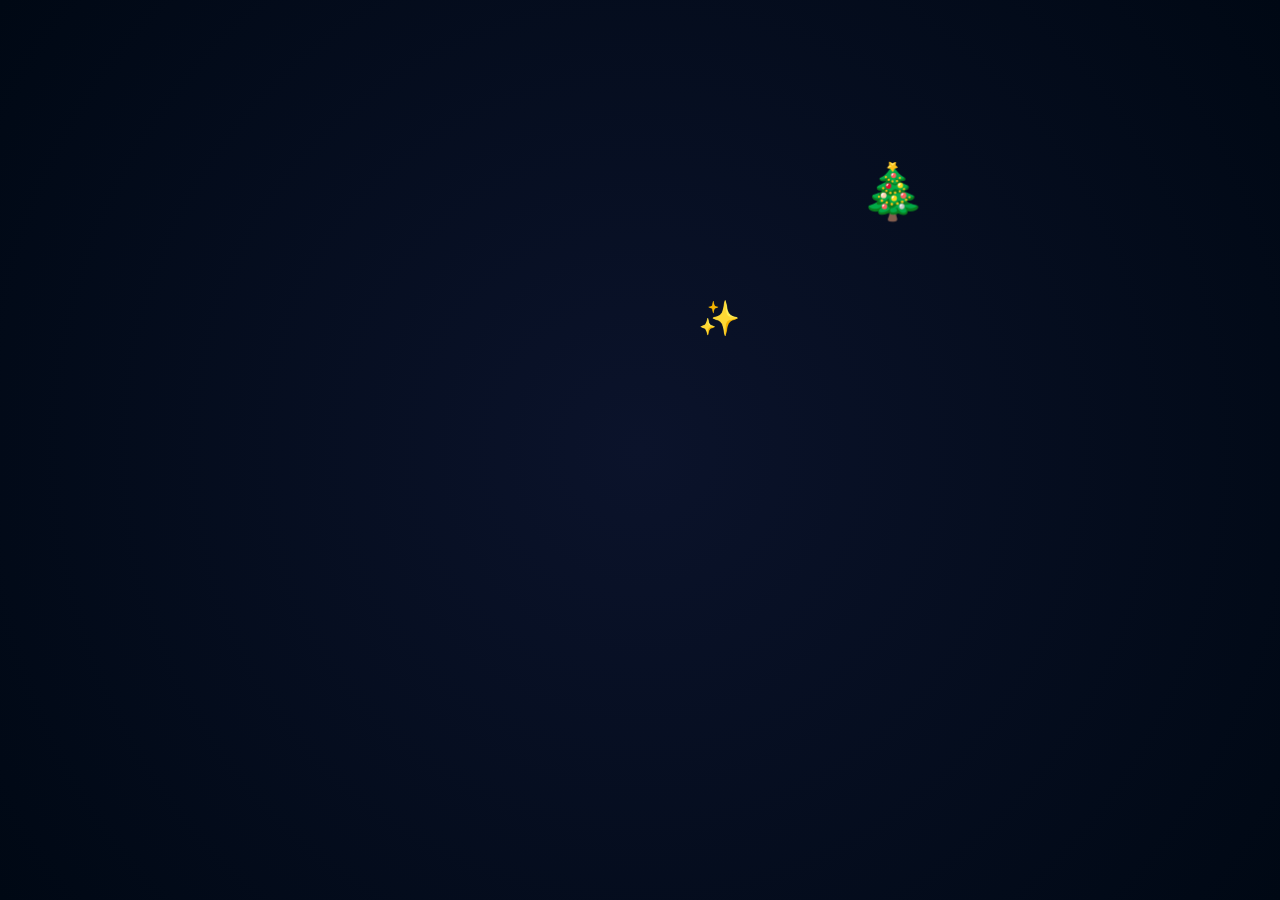
<file: index.html>
<!DOCTYPE html>
<html lang="es">
<head>
<meta charset="UTF-8">
<title>Feliz Navidad</title>

<style>
  body {
    margin: 0;
    height: 100vh;
    display: flex;
    justify-content: center;
    align-items: center;
    background: radial-gradient(circle, #0b132b, #000814);
  }

  svg {
    width: 90%;
    max-width: 900px;
  }

  path, text {
    fill: none;
    stroke-linecap: round;
    stroke-linejoin: round;
    stroke-dasharray: 3000;
    stroke-dashoffset: 3000;
    animation: dibujarBorrar 22s ease-in-out infinite;
  }

  .texto {
    stroke: #fefefe;
    stroke-width: 2.5;
    font-size: 54px;
    font-family: "Segoe UI", cursive;
  }

  .texto-peq {
    font-size: 34px;
  }

  /* ESTRELLA */
  .estrella {
    stroke: #ffd166;
    stroke-width: 3;
  }

  .estrella-brillo {
    fill: #ffe066;
    opacity: 0;
    filter: blur(14px);
    animation: brillo 22s ease-in-out infinite;
  }

  /* COPOS */
  .copo {
    stroke: #caf0f8;
    stroke-width: 3;
  }

  @keyframes dibujarBorrar {
    0%   { stroke-dashoffset: 3000; }
    30%  { stroke-dashoffset: 0; }
    55%  { stroke-dashoffset: 0; }
    85%  { stroke-dashoffset: 3000; }
    100% { stroke-dashoffset: 3000; }
  }

  @keyframes brillo {
    0%, 30% { opacity: 0; }
    30.1%, 55% { opacity: 0.85; }
    55.1%, 85% { opacity: 0.85; }
    85.1%,100% { opacity: 0; }
  }
</style>
</head>

<body>
<svg viewBox="0 0 900 900">

  <!-- COPOS LATERALES -->
  <path class="copo" d="M100 200 L160 260 M160 200 L100 260 M130 180 L130 280"/>
  <path class="copo" d="M740 200 L800 260 M800 200 L740 260 M770 180 L770 280"/>

  <!-- TEXTO -->
  <text class="texto" x="450" y="210" text-anchor="middle">
    Feliz Navidad BABY..!🎄
  </text>

  <text class="texto texto-peq" x="450" y="270" text-anchor="middle">
    Que la luz y la paz llenen tu corazón
  </text>

  <text class="texto texto-peq" x="450" y="330" text-anchor="middle">
    Con cariño ✨
  </text>

  <!-- BRILLO ESTRELLA -->
  <path class="estrella-brillo" d="
    M450 480
    L470 540
    L530 540
    L480 580
    L500 640
    L450 600
    L400 640
    L420 580
    L370 540
    L430 540
    Z
  "/>

  <!-- ESTRELLA -->
  <path class="estrella" d="
    M450 480
    L470 540
    L530 540
    L480 580
    L500 640
    L450 600
    L400 640
    L420 580
    L370 540
    L430 540
    Z
  "/>

</svg>
</body>
</html>
</file>
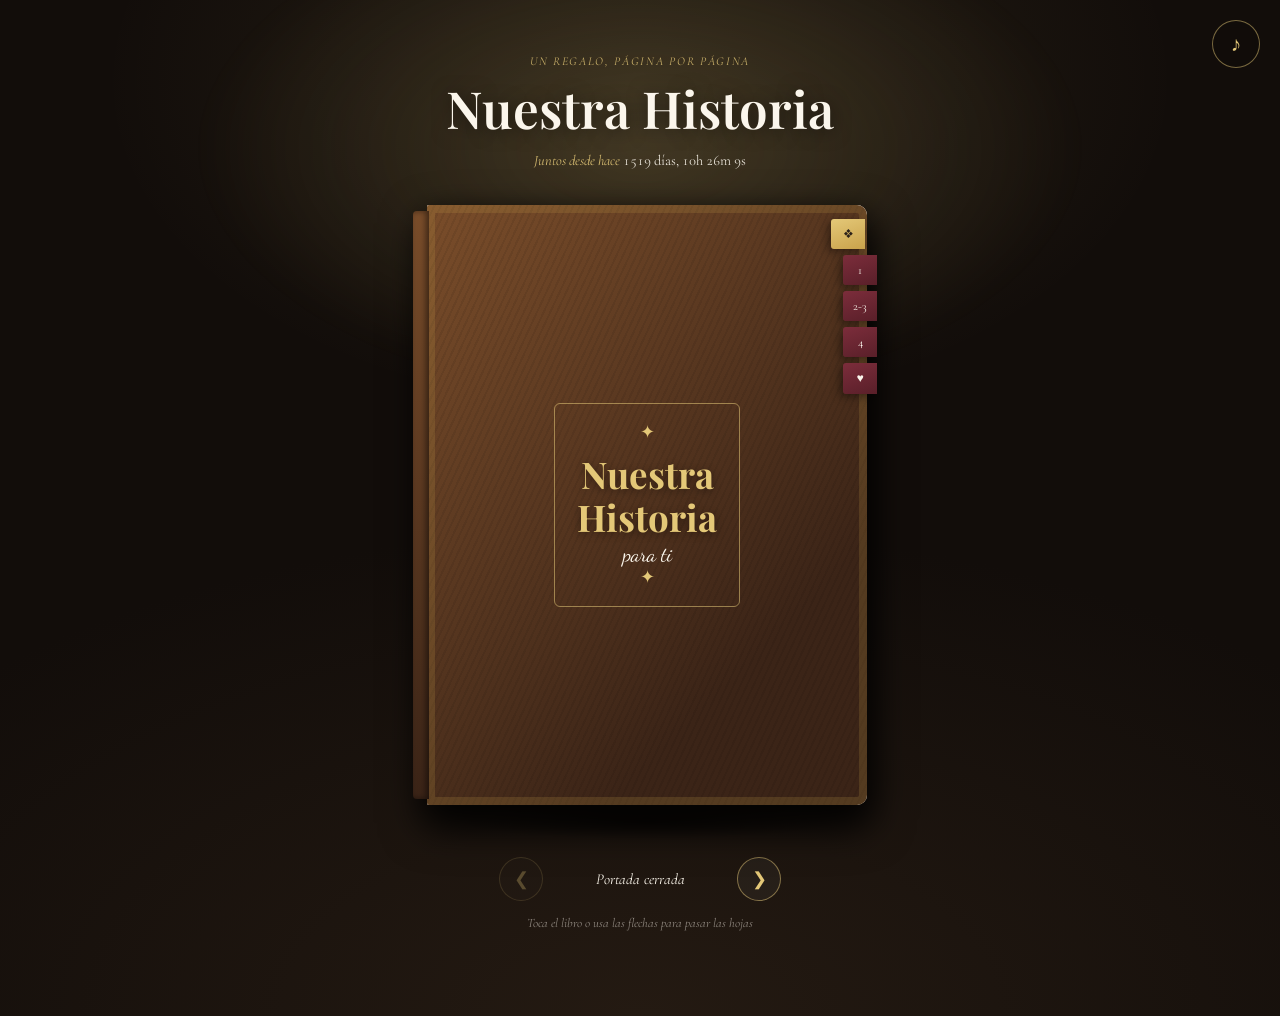
<file: cumpleanios/index.html>
<!DOCTYPE html>
<html lang="es">

<head>
  <meta charset="UTF-8">
  <meta name="viewport" content="width=device-width, initial-scale=1.0">
  <title>Nuestra Historia</title>

  <link rel="preconnect" href="https://fonts.googleapis.com">
  <link rel="preconnect" href="https://fonts.gstatic.com" crossorigin>
  <link
    href="https://fonts.googleapis.com/css2?family=Cormorant+Garamond:ital,wght@0,400;0,500;0,600;1,400&family=Playfair+Display:wght@500;600;700&family=Dancing+Script:wght@500;700&display=swap"
    rel="stylesheet">

  <link rel="stylesheet" href="style.css">
</head>

<body>

  <!-- Cielo con ciclo día/noche automático -->
  <div class="capa-cielo" id="capa-cielo">
    <div class="sol-luna"></div>
    <div class="capa-estrellas" id="capa-estrellas"></div>
  </div>

  <!-- Fuegos artificiales del final espectacular -->
  <canvas class="canvas-fuegos" id="canvas-fuegos"></canvas>

  <!-- Fondo con viñeta y luz ambiental -->
  <div class="escenario">
    <div class="luz-ambiental"></div>

    <!-- Capas de efectos (se llenan dinámicamente desde script.js) -->
    <div class="capa-particulas" id="capa-particulas"></div>
    <div class="capa-petalos" id="capa-petalos"></div>
    <div class="capa-corazones" id="capa-corazones"></div>
    <div class="capa-corazones-final" id="capa-corazones-final"></div>

    <!-- Música de fondo -->
    <audio id="audio-fondo" loop preload="auto">
      <!-- Coloca tu archivo dentro de la carpeta musica/ y actualiza el nombre aquí -->
      <source src="music/Mi Casi Favorito.mp3" type="audio/mpeg">
    </audio>
    <button id="btn-musica" class="btn-musica" aria-label="Reproducir música" aria-pressed="false">
      <span class="icono-musica">♪</span>
    </button>

    <header class="encabezado">
      <p class="eyebrow">Un regalo, página por página</p>
      <h1>Nuestra Historia</h1>
      <p class="contador" id="contador">
        Juntos desde hace <span id="contador-valores">calculando...</span>
      </p>
    </header>

    <!-- ===================== LIBRO ===================== -->
    <div class="perspectiva" id="perspectiva">
      <div class="libro-tilt" id="libro-tilt">
        <div class="libro" id="libro">

          <!-- Tapa trasera fija (base del libro) -->
          <div class="tapa-fija tapa-trasera"></div>

          <!-- Hoja 1: Portada / Página 1 -->
          <div class="hoja" data-hoja="0" style="z-index:6;">
            <div class="cara cara-frente portada">
              <div class="marco-portada">
                <span class="adorno">✦</span>
                <h2 class="titulo-portada">Nuestra<br>Historia</h2>
                <p class="subtitulo-portada">para ti</p>
                <span class="adorno">✦</span>
              </div>
            </div>
            <div class="cara cara-dorso pagina" data-num="1">
              <div class="contenido-pagina">
                <div class="foto-flip" tabindex="0" role="button" aria-label="Toca la foto para ver el recuerdo">
                  <div class="foto-flip-interior">
                    <div class="foto-cara foto-marco">
                      <div class="foto-placeholder">
                        <!-- Reemplaza este div por: <img src="fotos/1.jpg" alt=""> -->
                        <!-- <span>Foto 1</span> -->
                        <img src="fotos/page1/page1.jpg" alt="">
                      </div>
                    </div>
                    <div class="foto-cara foto-nota">
                      <p>Aveces vuelvo a tus fotos, como quien vuelve a un lugar. No porque espere encontrarte. Solo
                        porque cuesta soltar</p>
                    </div>
                  </div>
                </div>
                <p class="texto-pagina">El día donde todo empezó a tener sentido... No sabía que el destino podía escribirme un mensaje el 7 de septiembre de 2022, y que ese mensaje se llamaría 'Selena'. Al principio solo era curiosidad, pero con el tiempo te convertiste en mi hogar.</p>
                <button class="sobre-carta" data-carta="0" aria-label="Abrir carta oculta">✉</button>
                <span class="numero-pagina">1</span>
              </div>
            </div>
          </div>

          <!-- Hoja 2: Página 2 / Página 3 -->
          <div class="hoja" data-hoja="1" style="z-index:5;">
            <div class="cara cara-frente pagina" data-num="2">
              <div class="contenido-pagina">
                <div class="foto-flip" tabindex="0" role="button" aria-label="Toca la foto para ver el recuerdo">
                  <div class="foto-flip-interior">
                    <div class="foto-cara foto-marco">
                      <div class="foto-placeholder">
                        <img src="fotos/page2/page2.jpg" alt="">
                      </div>
                    </div>
                    <div class="foto-cara foto-nota">
                      <p>Hay canciones que me hablan de todo lo que no fue, y me dejan preguntandome si alguna vez lo
                        pensaste tambien, porque algunas despedidas llegan antes de empezar</p>
                    </div>
                  </div>
                </div>
                <p class="texto-pagina">Viajaste hasta aquí, peleaste con tu mamá, me mentiste, todo solo por verme. Caminamos, reímos y por un instante sentí que el mundo era solo nuestro. Ese día entendí que no hay distancia que pueda con el corazón.</p>
                <button class="sobre-carta" data-carta="1" aria-label="Abrir carta oculta">✉</button>
                <span class="numero-pagina">2</span>
              </div>
            </div>
            <div class="cara cara-dorso pagina" data-num="3">
              <div class="contenido-pagina">
                <div class="foto-flip" tabindex="0" role="button" aria-label="Toca la foto para ver el recuerdo">
                  <div class="foto-flip-interior">
                    <div class="foto-cara foto-marco">
                      <div class="foto-placeholder">
                        <img src="fotos/page3/page3.jpg" alt="">
                      </div>
                    </div>
                    <div class="foto-cara foto-nota">
                      <p>Fuiste un casi, un que habría pasado, dos corazones tan cerca, pero en distinto lado, y aunque
                        nunca fuiste mía, hay algo que no entendí, ¿Como es que se extraña tanto algo que nunca vivi?
                      </p>
                    </div>
                  </div>
                </div>
                <p class="texto-pagina">Madrugaba a las 3:00 AM solo para escucharte mientras trabajabas. Hablábamos de todo, de la vida, del futuro, de nosotros. Me prometiste que si en 3 años no encontrábamos a nadie, viviríamos juntos. Yo aún guardo esa promesa.</p>
                <button class="sobre-carta" data-carta="2" aria-label="Abrir carta oculta">✉</button>
                <span class="numero-pagina">3</span>
              </div>
            </div>
          </div>

          <!-- Hoja 3: Página 4 / Página final -->
          <div class="hoja" data-hoja="2" style="z-index:4;">
            <div class="cara cara-frente pagina" data-num="4">
              <div class="contenido-pagina">
                <div class="foto-flip" tabindex="0" role="button" aria-label="Toca la foto para ver el recuerdo">
                  <div class="foto-flip-interior">
                    <div class="foto-cara foto-marco">
                      <div class="foto-placeholder">
                        <img src="fotos/page4/page4.jpg" alt="">
                      </div>
                    </div>
                    <div class="foto-cara foto-nota">
                      <p>Tal vez el problema fue imaginar demasiado. Construir un castillo sobre algo tan callado pero no elijo lo que siento ni a quien recordar</p>
                    </div>
                  </div>
                </div>
                <p class="texto-pagina">El 1 de octubre de 2025 me di cuenta de que te amaba. No como a una amiga. Te amaba como al alma que me completa. Y aunque el mundo nos puso una barrera, yo siempre quise estar a tu lado, sin importar nada más.</p>
                <button class="boton-video" id="boton-video">🎬 Ver nuestro video</button>
                <button class="sobre-carta" data-carta="3" aria-label="Abrir carta oculta">✉</button>
                <span class="numero-pagina">4</span>
              </div>
            </div>
            <div class="cara cara-dorso pagina-final">
              <div class="contenido-final">
                <span class="adorno">✦</span>
                <h2>Feliz Cumpleaños</h2>
                <p>Escribe aquí tu mensaje final, el más importante de todos.</p>
                <span class="firma">con todo mi cariño</span>
                <button class="sobre-carta sobre-carta-final" data-carta="4" aria-label="Abrir carta oculta">✉</button>
              </div>
            </div>
          </div>

        </div>
      </div>
      <div class="brillo-libro" id="brillo-libro"></div>

      <!-- Marcador del libro: cinta con pestañas para saltar directo a cada sección -->
      <nav class="marcador" id="marcador" aria-label="Ir directo a una página">
        <button class="pestana" data-ir="0" title="Portada"><span>❖</span></button>
        <button class="pestana" data-ir="1" title="Página 1"><span>1</span></button>
        <button class="pestana" data-ir="2" title="Páginas 2-3"><span>2-3</span></button>
        <button class="pestana" data-ir="3" title="Página 4"><span>4</span></button>
        <button class="pestana" data-ir="4" title="Página final"><span>♥</span></button>
      </nav>
    </div>
    <!-- =================== FIN LIBRO =================== -->

    <div class="controles">
      <button id="btn-prev" class="btn-control" aria-label="Página anterior">&#10094;</button>
      <span class="indicador" id="indicador">Portada cerrada</span>
      <button id="btn-next" class="btn-control" aria-label="Página siguiente">&#10095;</button>
    </div>

    <p class="pista">Toca el libro o usa las flechas para pasar las hojas</p>

    <!-- Modal reutilizable para cartas ocultas y video -->
    <div class="modal-fondo" id="modal-fondo">
      <div class="modal-caja" id="modal-caja" role="dialog" aria-modal="true">
        <button class="modal-cerrar" id="modal-cerrar" aria-label="Cerrar">✕</button>
        <div class="modal-contenido" id="modal-contenido"></div>
      </div>
    </div>
  </div>

  <script src="script.js"></script>
</body>

</html>
</file>
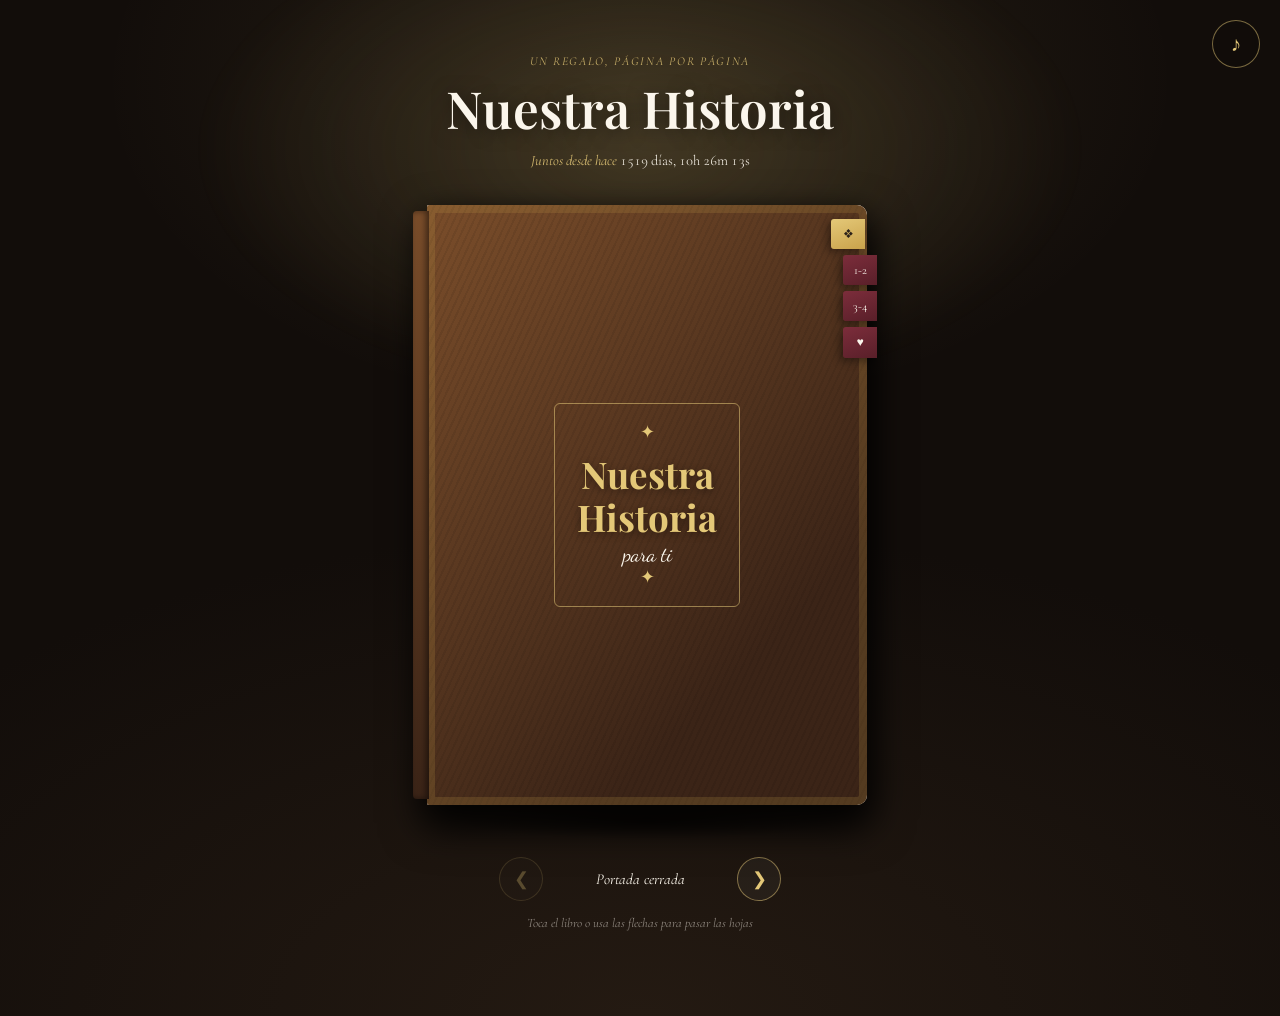
<file: docs/index.html>
<!DOCTYPE html>
<html lang="es">

<head>
  <meta charset="UTF-8">
  <meta name="viewport" content="width=device-width, initial-scale=1.0">
  <title>Nuestra Historia</title>

  <link rel="preconnect" href="https://fonts.googleapis.com">
  <link rel="preconnect" href="https://fonts.gstatic.com" crossorigin>
  <link
    href="https://fonts.googleapis.com/css2?family=Cormorant+Garamond:ital,wght@0,400;0,500;0,600;1,400&family=Playfair+Display:wght@500;600;700&family=Dancing+Script:wght@500;700&display=swap"
    rel="stylesheet">

  <link rel="stylesheet" href="style.css">
</head>

<body>

  <!-- Cielo con ciclo día/noche automático -->
  <div class="capa-cielo" id="capa-cielo">
    <div class="sol-luna"></div>
    <div class="capa-estrellas" id="capa-estrellas"></div>
  </div>

  <!-- Fuegos artificiales del final espectacular -->
  <canvas class="canvas-fuegos" id="canvas-fuegos"></canvas>

  <!-- Fondo con viñeta y luz ambiental -->
  <div class="escenario">
    <div class="luz-ambiental"></div>

    <!-- Capas de efectos (se llenan dinámicamente desde script.js) -->
    <div class="capa-particulas" id="capa-particulas"></div>
    <div class="capa-petalos" id="capa-petalos"></div>
    <div class="capa-corazones" id="capa-corazones"></div>
    <div class="capa-corazones-final" id="capa-corazones-final"></div>

    <!-- Música de fondo -->
    <audio id="audio-fondo" loop preload="auto">
      <!-- Coloca tu archivo dentro de la carpeta musica/ y actualiza el nombre aquí -->
      <source src="music/Mi Casi Favorito.mp3" type="audio/mpeg">
    </audio>
    <button id="btn-musica" class="btn-musica" aria-label="Reproducir música" aria-pressed="false">
      <span class="icono-musica">♪</span>
    </button>

    <header class="encabezado">
      <p class="eyebrow">Un regalo, página por página</p>
      <h1>Nuestra Historia</h1>
      <p class="contador" id="contador">
        Juntos desde hace <span id="contador-valores">calculando...</span>
      </p>
    </header>

    <!-- ===================== LIBRO ===================== -->
    <div class="perspectiva" id="perspectiva">
      <div class="libro-tilt" id="libro-tilt">
        <div class="libro" id="libro">

          <!-- Tapa trasera fija (base del libro) -->
          <div class="tapa-fija tapa-trasera"></div>

          <!-- Hoja 1: Portada / Página 1 -->
          <div class="hoja" data-hoja="0" style="z-index:6;">
            <div class="cara cara-frente portada">
              <div class="marco-portada">
                <span class="adorno">✦</span>
                <h2 class="titulo-portada">Nuestra<br>Historia</h2>
                <p class="subtitulo-portada">para ti</p>
                <span class="adorno">✦</span>
              </div>
            </div>
            <div class="cara cara-dorso pagina" data-num="1">
              <div class="contenido-pagina">
                <div class="foto-flip" tabindex="0" role="button" aria-label="Toca la foto para ver el recuerdo">
                  <div class="foto-flip-interior">
                    <div class="foto-cara foto-marco">
                      <div class="foto-placeholder">
                        <!-- Reemplaza este div por: <img src="fotos/1.jpg" alt=""> -->
                        <!-- <span>Foto 1</span> -->
                        <img src="fotos/page1/page1.jpg" alt="">
                      </div>
                    </div>
                    <div class="foto-cara foto-nota">
                      <p>Aveces vuelvo a tus fotos, como quien vuelve a un lugar. No porque espere encontrarte. Solo
                        porque cuesta soltar</p>
                    </div>
                  </div>
                </div>
                <p class="texto-pagina">El día donde todo empezó a tener sentido... No sabía que el destino podía escribirme un mensaje el 7 de septiembre de 2022, y que ese mensaje se llamaría 'Babysita'. Al principio solo era curiosidad, pero con el tiempo te convertiste en mi hogar.</p>
                <button class="sobre-carta" data-carta="0" aria-label="Abrir carta oculta">✉</button>
                <span class="numero-pagina">1</span>
              </div>
            </div>
          </div>

          <!-- Hoja 2: Página 2 / Página 3 -->
          <div class="hoja" data-hoja="1" style="z-index:5;">
            <div class="cara cara-frente pagina" data-num="2">
              <div class="contenido-pagina">
                <div class="foto-flip" tabindex="0" role="button" aria-label="Toca la foto para ver el recuerdo">
                  <div class="foto-flip-interior">
                    <div class="foto-cara foto-marco">
                      <div class="foto-placeholder">
                        <img src="fotos/page2/page2.jpg" alt="">
                      </div>
                    </div>
                    <div class="foto-cara foto-nota">
                      <p>Hay canciones que me hablan de todo lo que no fue, y me dejan preguntandome si alguna vez lo
                        pensaste tambien, porque algunas despedidas llegan antes de empezar</p>
                    </div>
                  </div>
                </div>
                <p class="texto-pagina">Viajaste hasta aquí, peleaste con tu ma, le mentiste, todo solo por verme. Caminamos, reímos y por un instante sentí que el mundo era solo nuestro. Ese día entendí que no hay distancia que pueda con el corazón.</p>
                <button class="sobre-carta" data-carta="1" aria-label="Abrir carta oculta">✉</button>
                <span class="numero-pagina">2</span>
              </div>
            </div>
            <div class="cara cara-dorso pagina" data-num="3">
              <div class="contenido-pagina">
                <div class="foto-flip" tabindex="0" role="button" aria-label="Toca la foto para ver el recuerdo">
                  <div class="foto-flip-interior">
                    <div class="foto-cara foto-marco">
                      <div class="foto-placeholder">
                        <img src="fotos/page3/page3.jpg" alt="">
                      </div>
                    </div>
                    <div class="foto-cara foto-nota">
                      <p>Fuiste un casi, un que habría pasado, dos corazones tan cerca, pero en distinto lado, y aunque
                        nunca fuiste mía, hay algo que no entendí, ¿Como es que se extraña tanto algo que nunca vivi?
                      </p>
                    </div>
                  </div>
                </div>
                <p class="texto-pagina">Madrugaba a las 3:00 AM solo para escucharte mientras trabajabas. Hablábamos de todo, de la vida, del futuro, de nosotros. Me prometiste que si en 3 años no encontrábamos a nadie, viviríamos juntos. Yo aún guardo esa promesa.</p>
                <button class="sobre-carta" data-carta="2" aria-label="Abrir carta oculta">✉</button>
                <span class="numero-pagina">3</span>
              </div>
            </div>
          </div>

          <!-- Hoja 3: Página 4 / Página final -->
          <div class="hoja" data-hoja="2" style="z-index:4;">
            <div class="cara cara-frente pagina" data-num="4">
              <div class="contenido-pagina">
                <div class="foto-flip" tabindex="0" role="button" aria-label="Toca la foto para ver el recuerdo">
                  <div class="foto-flip-interior">
                    <div class="foto-cara foto-marco">
                      <div class="foto-placeholder">
                        <img src="fotos/page4/page4.jpg" alt="">
                      </div>
                    </div>
                    <div class="foto-cara foto-nota">
                      <p>Tal vez el problema fue imaginar demasiado. Construir un castillo sobre algo tan callado pero no elijo lo que siento ni a quien recordar</p>
                    </div>
                  </div>
                </div>
                <p class="texto-pagina">El 1 de octubre de 2025 me di cuenta de que te amaba. No como a una amiga. Te amaba como al alma que me completa. Y aunque el mundo nos puso una barrera, yo siempre quise estar a tu lado, sin importar nada más.</p>
                <button class="boton-video" id="boton-video">🎬 Ver nuestro video</button>
                <button class="sobre-carta" data-carta="3" aria-label="Abrir carta oculta">✉</button>
                <span class="numero-pagina">4</span>
              </div>
            </div>
            <div class="cara cara-dorso pagina-final">
              <div class="contenido-final">
                <span class="adorno">✦</span>
                <h2>Feliz Día babysita.!</h2>
                <p>Hubo un tiempo en que nuestras voces se cruzaban en la oscuridad de la madrugada, y yo sentía que el mundo se detenía solo para escucharte.

No fuimos una historia de amor. Fuimos una historia de almas que se encontraron, que se entendieron, y que el tiempo decidió dejar a medio escribir.

No sé si algún día volverás a llamarme 'baby', ni si volveremos a reír como antes. Pero sé que cada palabra que compartimos, cada instante en que te sentí cerca, incluso a kilómetros de distancia, quedará guardado en mí.

Hoy, en este día, no quiero desearte felicidad. Quiero desearte paz. Que nunca olvides que, en algún rincón de este vacio mundo, hay alguien que realmente te ama sin condiciones.

Que siempre, siempre, te vaya bien.

Te quiero Babysita, y siempre lo haré.
Wily..</p>
                <span class="firma">con todo mi cariño</span>
                <button class="sobre-carta sobre-carta-final" data-carta="4" aria-label="Abrir carta oculta">✉</button>
              </div>
            </div>
          </div>

        </div>
      </div>
      <div class="brillo-libro" id="brillo-libro"></div>

      <!-- Marcador del libro: cinta con pestañas para saltar directo a cada sección -->
      <nav class="marcador" id="marcador" aria-label="Ir directo a una página">
        <button class="pestana" data-ir="0" title="Portada"><span>❖</span></button>
        <button class="pestana" data-ir="1" title="Páginas 1 y 2"><span>1-2</span></button>
        <button class="pestana" data-ir="2" title="Páginas 3 y 4"><span>3-4</span></button>
        <button class="pestana" data-ir="3" title="Página final"><span>♥</span></button>
      </nav>
    </div>
    <!-- =================== FIN LIBRO =================== -->

    <div class="controles">
      <button id="btn-prev" class="btn-control" aria-label="Página anterior">&#10094;</button>
      <span class="indicador" id="indicador">Portada cerrada</span>
      <button id="btn-next" class="btn-control" aria-label="Página siguiente">&#10095;</button>
    </div>

    <p class="pista">Toca el libro o usa las flechas para pasar las hojas</p>

    <!-- Modal reutilizable para cartas ocultas y video -->
    <div class="modal-fondo" id="modal-fondo">
      <div class="modal-caja" id="modal-caja" role="dialog" aria-modal="true">
        <button class="modal-cerrar" id="modal-cerrar" aria-label="Cerrar">✕</button>
        <div class="modal-contenido" id="modal-contenido"></div>
      </div>
    </div>
  </div>

  <script src="script.js"></script>
</body>

</html>
</file>
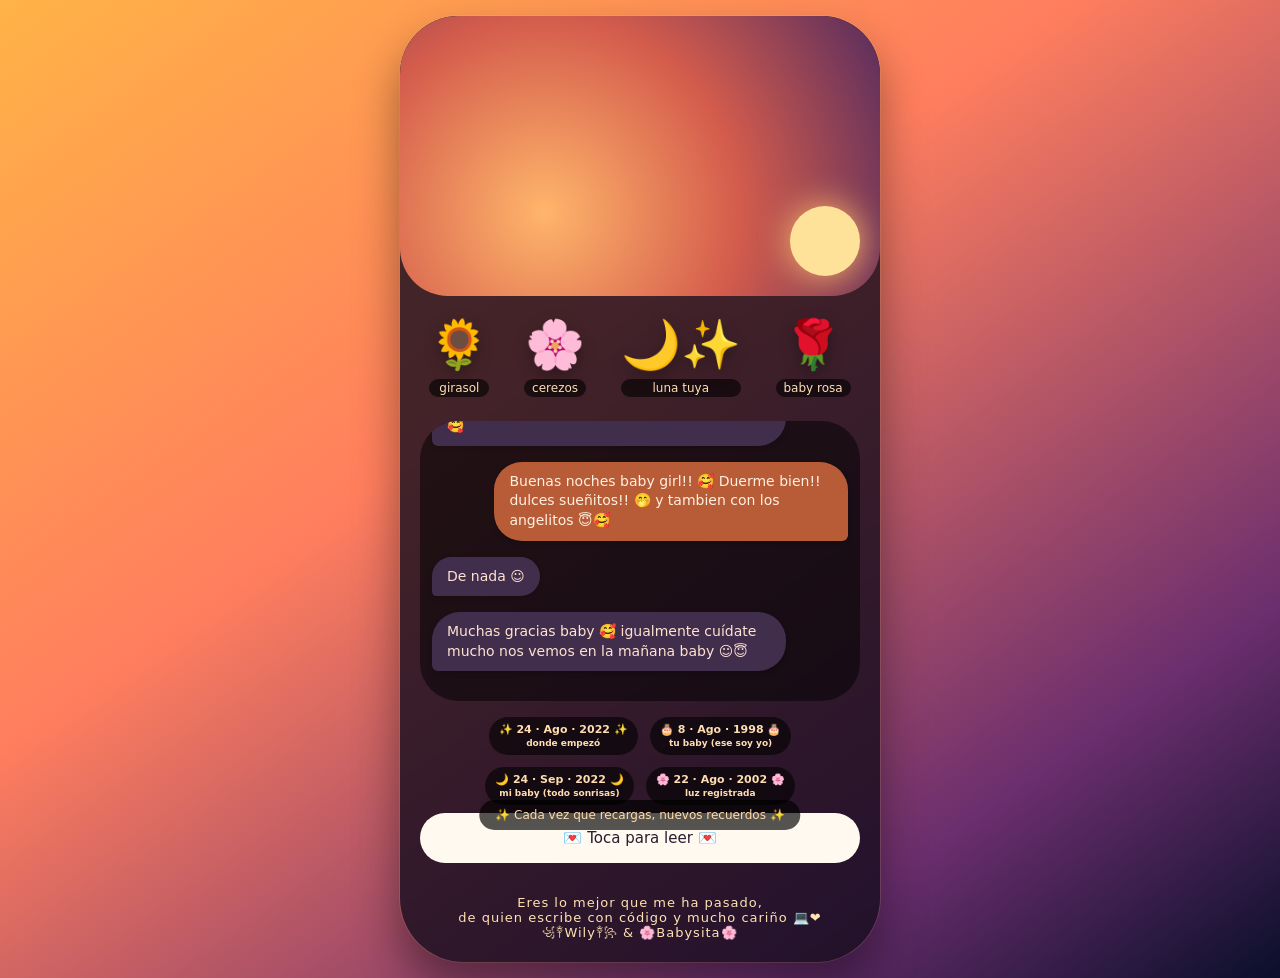
<file: baby.html>
<!DOCTYPE html>
<html lang="es">
<head>
  <meta charset="UTF-8">
  <meta name="viewport" content="width=device-width, initial-scale=1.0, user-scalable=yes, viewport-fit=cover">
  <title>Para mi Baby 🌸</title>
  <style>
    * {
      margin: 0;
      padding: 0;
      box-sizing: border-box;
      user-select: none;
    }

    body {
      min-height: 100vh;
      background: linear-gradient(145deg, #ffb347 0%, #ff7e5e 40%, #6b2e6e 80%, #0a0f2a 100%);
      font-family: 'Segoe UI', 'Quicksand', system-ui, -apple-system, 'Helvetica Neue', sans-serif;
      display: flex;
      justify-content: center;
      align-items: center;
      padding: 16px;
    }

    .regalo {
      max-width: 480px;
      width: 100%;
      background: rgba(20, 12, 28, 0.8);
      border-radius: 58px 58px 64px 64px;
      box-shadow: 0 25px 45px rgba(0, 0, 0, 0.4), 0 0 0 1px rgba(255, 200, 150, 0.2);
      overflow: hidden;
      animation: aparecer 0.8s cubic-bezier(0.2, 0.9, 0.4, 1.1);
    }

    @keyframes aparecer {
      0% { opacity: 0; transform: scale(0.96) translateY(20px); }
      100% { opacity: 1; transform: scale(1) translateY(0); }
    }

    .cielo {
      position: relative;
      height: 280px;
      background: radial-gradient(circle at 30% 70%, #ffb56b, #d45c4c, #562c5e);
      overflow: hidden;
      border-radius: 58px 58px 48px 48px;
      cursor: pointer;
      transition: background 0.5s ease;
    }

    .sol {
      position: absolute;
      bottom: 20px;
      right: 20px;
      width: 70px;
      height: 70px;
      background: #ffe29a;
      border-radius: 50%;
      box-shadow: 0 0 35px #ffbc6e;
      transition: all 0.6s ease;
    }

    .luna {
      position: absolute;
      top: 30px;
      left: 25px;
      width: 52px;
      height: 52px;
      background: #fff5dd;
      border-radius: 50%;
      box-shadow: 0 0 20px #f5e2b0;
      opacity: 0;
      transition: opacity 0.8s ease;
    }

    .luna::after {
      content: "";
      position: absolute;
      background: #d9cba3;
      width: 12px;
      height: 12px;
      border-radius: 50%;
      top: 12px;
      left: 8px;
      opacity: 0.5;
    }

    .estrellas {
      position: absolute;
      inset: 0;
      pointer-events: none;
    }

    .estrella {
      position: absolute;
      background: white;
      width: 2px;
      height: 2px;
      border-radius: 50%;
      opacity: 0;
      transition: opacity 0.4s;
    }

    .cielo.noche .sol {
      opacity: 0;
      transform: scale(0.5);
    }
    .cielo.noche .luna {
      opacity: 1;
    }
    .cielo.noche {
      background: radial-gradient(circle at 30% 40%, #1a1f3a, #0a0a1f);
    }

    .jardin {
      padding: 20px 24px 12px 24px;
      display: flex;
      justify-content: space-around;
      flex-wrap: wrap;
      gap: 24px;
    }

    .flor {
      text-align: center;
      transition: transform 0.2s ease;
      cursor: pointer;
    }

    .flor:active {
      transform: scale(1.15);
    }

    .flor-emoji {
      font-size: 48px;
      filter: drop-shadow(0 6px 8px rgba(0,0,0,0.3));
      transition: all 0.2s;
    }

    .flor span:last-child {
      display: block;
      font-size: 12px;
      color: #ffe0b5;
      background: rgba(0,0,0,0.6);
      border-radius: 60px;
      padding: 2px 8px;
      margin-top: 6px;
    }

    .conversacion {
      background: rgba(0, 0, 0, 0.5);
      margin: 12px 20px;
      border-radius: 38px;
      padding: 14px 12px;
      max-height: 280px;
      overflow-y: auto;
      scrollbar-width: thin;
      -webkit-overflow-scrolling: touch;
    }

    .bubble {
      margin-bottom: 16px;
    }

    .bubble-left {
      display: flex;
      justify-content: flex-start;
    }

    .bubble-right {
      display: flex;
      justify-content: flex-end;
    }

    .msg {
      max-width: 85%;
      padding: 10px 15px;
      border-radius: 28px;
      font-size: 14px;
      line-height: 1.4;
      background: #1e1a2e;
      color: #ffe2cf;
      box-shadow: 0 2px 5px rgba(0,0,0,0.2);
      word-wrap: break-word;
      white-space: normal;
    }

    .bubble-left .msg {
      background: #412e4c;
      border-bottom-left-radius: 6px;
    }

    .bubble-right .msg {
      background: #b85c38;
      color: #fff0e0;
      border-bottom-right-radius: 6px;
    }

    .fecha-corazon {
      display: flex;
      justify-content: center;
      gap: 12px;
      flex-wrap: wrap;
      margin: 16px 20px 8px;
    }

    .fecha {
      background: rgba(0, 0, 0, 0.6);
      padding: 6px 10px;
      border-radius: 60px;
      font-size: 11px;
      font-weight: bold;
      text-align: center;
      color: #ffddb0;
    }

    /* CARTA SIMPLIFICADA - SIN BACKDROP-FILTER */
    .carta {
      margin: 8px 20px 24px;
      background: #fff9ef;
      border-radius: 36px;
      color: #2c1a2e;
      cursor: pointer;
      overflow: hidden;
    }

    .carta-header {
      padding: 16px;
      text-align: center;
      font-weight: 500;
      font-size: 15px;
      background: #fff9ef;
    }

    .carta-contenido {
      max-height: 0;
      padding: 0 16px;
      overflow: hidden;
      font-style: italic;
      font-size: 14px;
      color: #462b47;
      line-height: 1.5;
      text-align: center;
      transition: max-height 0.4s ease-out;
    }

    .carta.abierta .carta-contenido {
      max-height: 300px;
      padding: 0 16px 16px 16px;
    }

    .firma {
      text-align: center;
      padding: 8px 0 22px;
      font-size: 13px;
      color: #ffe3b3;
      letter-spacing: 1px;
    }

    @media (max-width: 480px) {
      .msg {
        font-size: 13px;
      }
      .flor-emoji {
        font-size: 42px;
      }
      .fecha {
        font-size: 10px;
      }
    }
  </style>
</head>
<body>
<div class="regalo">
  <div class="cielo" id="cieloAnimado">
    <div class="sol"></div>
    <div class="luna"></div>
    <div class="estrellas" id="estrellasContainer"></div>
  </div>

  <div class="jardin">
    <div class="flor" data-flor="🌻">
      <div class="flor-emoji">🌻</div>
      <span>girasol</span>
    </div>
    <div class="flor" data-flor="🌸">
      <div class="flor-emoji">🌸</div>
      <span>cerezos</span>
    </div>
    <div class="flor" data-flor="🌙✨">
      <div class="flor-emoji">🌙✨</div>
      <span>luna tuya</span>
    </div>
    <div class="flor" data-flor="🌹">
      <div class="flor-emoji">🌹</div>
      <span>baby rosa</span>
    </div>
  </div>

  <div class="conversacion" id="chatContainer"></div>

  <div class="fecha-corazon">
    <div class="fecha">✨ 24 · Ago · 2022 ✨<br><span style="font-size:9px;">donde empezó</span></div>
    <div class="fecha">🎂 8 · Ago · 1998 🎂<br><span style="font-size:9px;">tu baby (ese soy yo)</span></div>
    <div class="fecha">🌙 24 · Sep · 2022 🌙<br><span style="font-size:9px;">mi baby (todo sonrisas)</span></div>
    <div class="fecha">🌸 22 · Ago · 2002 🌸<br><span style="font-size:9px;">luz registrada</span></div>
  </div>

  <div class="carta" id="cartaSecreta">
    <div class="carta-header">💌 Toca para leer 💌</div>
    <div class="carta-contenido">
      ❝ Y aunque las nubes quieran tapar la luna,<br>
      yo te encuentro en cada atardecer,<br>
      porque contigo aprendí que el tiempo no importa,<br>
      solo importa el "buenos días baby" al amanecer. ❞<br><br>
      🎵 (con el alma de Cancerbero, pero el cariño de Wily & Babysita) 🎵<br><br>
      <span style="font-size:12px;">〝Siempre vuelvo a tus mensajes,<br>
      como las flores vuelven a brotar.〞</span>
    </div>
  </div>
  
  <div class="firma">
    Eres lo mejor que me ha pasado,<br>
    de quien escribe con código y mucho cariño 💻❤️<br>
    <span>꧁༒Wily༒꧂ & 🌸Babysita🌸</span>
  </div>
</div>

<script>
  const mensajesReales = [
    { lado: "left", texto: "Nos vemos baby cuídate mucho que te vaya bien 🥰" },
    { lado: "right", texto: "Hay baby!! Ya llegue!! ☺️" },
    { lado: "left", texto: "Yessss" },
    { lado: "left", texto: "Bienvenido baby ☺️" },
    { lado: "right", texto: "Michas gracias Baby! 🤭" },
    { lado: "left", texto: "De nada ☺️" },
    { lado: "right", texto: "Buenas noches baby girl!! 🥰 Duerme bien!! dulces sueñitos!! 🤭 y tambien con los angelitos 😇🥰" },
    { lado: "left", texto: "Muchas gracias baby 🥰 igualmente cuídate mucho nos vemos en la mañana baby ☺️😇" },
    { lado: "left", texto: "Buenos dias Baby me voy a hacer el almuerzo vuelvo en un ratito, ve a desayunar" },
    { lado: "left", texto: "Baby ya despertaste?" },
    { lado: "right", texto: "Si baby!!" },
    { lado: "right", texto: "Baby!! estoy de salida.. Mas lueguito vuelvo!!" },
    { lado: "left", texto: "Okay, nos vemos cuídate mucho baby!!" },
    { lado: "right", texto: "Ya volví baby!!" },
    { lado: "left", texto: "Chaooo baby descansa dulces sueños baby 🥰" },
    { lado: "right", texto: "Muchas gracias baby!! 🥰" },
    { lado: "left", texto: "Baby ya llegué a casa 🤭" },
    { lado: "right", texto: "Bienvenida baby!!! 🥰" },
    { lado: "left", texto: "Baby!!! Buenas noches!! 🥰" },
    { lado: "right", texto: "Baby! Buenas noches!" },
    { lado: "left", texto: "Baby buenas tardes!!! Que tal tu dia?" },
    { lado: "right", texto: "Hola baby! Hoy sali!" },
    { lado: "left", texto: "A ya y que tal te fue? Me alegro ☺️" },
    { lado: "right", texto: "Segura? 🥹" },
    { lado: "left", texto: "Si, se cortó la llamada pero como estabas mimiendo ya no te llame" },
    { lado: "right", texto: "🤭 no problem!" },
    { lado: "left", texto: "A ya, fotitos? 🤭" },
    { lado: "right", texto: "La próxima voy a ir tomando fotos por donde vaya 😉" },
    { lado: "left", texto: "Si si 🤭" }
  ];

  function obtenerMensajesAleatorios(arr, max = 12) {
    const shuffled = [...arr];
    for (let i = shuffled.length - 1; i > 0; i--) {
      const j = Math.floor(Math.random() * (i + 1));
      [shuffled[i], shuffled[j]] = [shuffled[j], shuffled[i]];
    }
    return shuffled.slice(0, max);
  }

  function cargarChat() {
    const container = document.getElementById("chatContainer");
    if (!container) return;
    
    const cantidad = Math.floor(Math.random() * 8) + 10;
    const seleccion = obtenerMensajesAleatorios(mensajesReales, cantidad);
    
    container.innerHTML = "";
    seleccion.forEach(msg => {
      const bubbleDiv = document.createElement("div");
      bubbleDiv.className = `bubble ${msg.lado === "left" ? "bubble-left" : "bubble-right"}`;
      const msgDiv = document.createElement("div");
      msgDiv.className = "msg";
      msgDiv.textContent = msg.texto;
      bubbleDiv.appendChild(msgDiv);
      container.appendChild(bubbleDiv);
    });
    container.scrollTop = container.scrollHeight;
  }

  const cielo = document.getElementById("cieloAnimado");
  const estrellasContainer = document.getElementById("estrellasContainer");
  let modoNoche = false;

  function crearEstrellas() {
    estrellasContainer.innerHTML = "";
    for (let i = 0; i < 70; i++) {
      const star = document.createElement("div");
      star.classList.add("estrella");
      const x = Math.random() * 100;
      const y = Math.random() * 100;
      star.style.left = `${x}%`;
      star.style.top = `${y}%`;
      star.style.width = `${Math.random() * 2.5 + 1}px`;
      star.style.height = star.style.width;
      star.style.opacity = "0";
      estrellasContainer.appendChild(star);
    }
  }

  function activarEstrellas(visible) {
    const stars = document.querySelectorAll(".estrella");
    stars.forEach((star, idx) => {
      setTimeout(() => {
        star.style.opacity = visible ? (Math.random() * 0.8 + 0.3) : "0";
      }, idx * 6);
    });
  }

  cielo.addEventListener("click", () => {
    modoNoche = !modoNoche;
    if (modoNoche) {
      cielo.classList.add("noche");
      activarEstrellas(true);
    } else {
      cielo.classList.remove("noche");
      activarEstrellas(false);
    }
  });

  const flores = document.querySelectorAll(".flor");
  flores.forEach(flor => {
    flor.addEventListener("click", (e) => {
      e.stopPropagation();
      const tipoFlor = flor.getAttribute("data-flor") || "🌸";
      const toast = document.createElement("div");
      toast.textContent = `💖 ${tipoFlor} para ti, babysita 💖`;
      toast.style.position = "fixed";
      toast.style.bottom = "20px";
      toast.style.left = "50%";
      toast.style.transform = "translateX(-50%)";
      toast.style.backgroundColor = "#ffdfbf";
      toast.style.color = "#481e3c";
      toast.style.padding = "8px 18px";
      toast.style.borderRadius = "60px";
      toast.style.fontSize = "14px";
      toast.style.fontWeight = "bold";
      toast.style.zIndex = "999";
      toast.style.boxShadow = "0 6px 14px black";
      document.body.appendChild(toast);
      setTimeout(() => { toast.remove(); }, 1800);
      
      const emojiSpan = flor.querySelector(".flor-emoji");
      if (emojiSpan) {
        emojiSpan.style.transform = "scale(1.3)";
        setTimeout(() => { emojiSpan.style.transform = "scale(1)"; }, 200);
      }
    });
  });

  const cartaDiv = document.getElementById("cartaSecreta");
  cartaDiv.addEventListener("click", (e) => {
    e.stopPropagation();
    cartaDiv.classList.toggle("abierta");
  });

  crearEstrellas();

  window.addEventListener("load", () => {
    cargarChat();
    
    setTimeout(() => {
      const saludoInicial = document.createElement("div");
      saludoInicial.textContent = "✨ Cada vez que recargas, nuevos recuerdos ✨";
      saludoInicial.style.position = "fixed";
      saludoInicial.style.bottom = "70px";
      saludoInicial.style.left = "50%";
      saludoInicial.style.transform = "translateX(-50%)";
      saludoInicial.style.backgroundColor = "#000000aa";
      saludoInicial.style.color = "#ffdaa6";
      saludoInicial.style.padding = "8px 16px";
      saludoInicial.style.borderRadius = "40px";
      saludoInicial.style.fontSize = "12px";
      saludoInicial.style.zIndex = "1000";
      saludoInicial.style.textAlign = "center";
      document.body.appendChild(saludoInicial);
      setTimeout(() => saludoInicial.remove(), 4000);
    }, 600);
  });
</script>
</body>
</html>
</file>
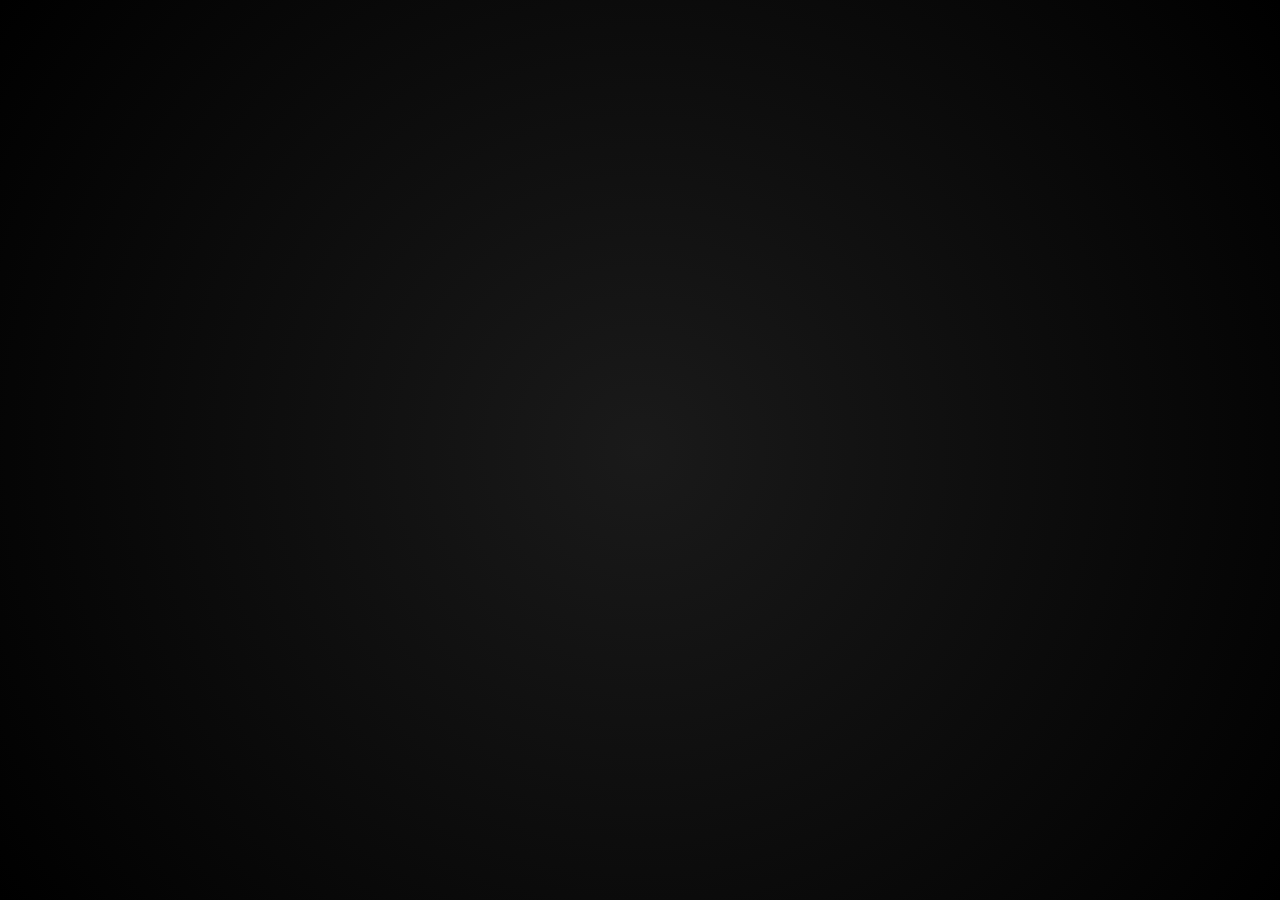
<file: cumpleanios/cumpleBaby.html>
<!DOCTYPE html>
<html lang="es">
<head>
<meta charset="UTF-8">
<title>Feliz Cumpleaños</title>

<style>
  body {
    margin: 0;
    height: 100vh;
    display: flex;
    justify-content: center;
    align-items: center;
    background: radial-gradient(circle, #1a1a1a, #000);
  }

  svg {
    width: 90%;
    max-width: 800px;
  }

  path, text {
    fill: none;
    stroke-linecap: round;
    stroke-linejoin: round;
    stroke-dasharray: 3000;
    stroke-dashoffset: 3000;
    animation: dibujarBorrar 22s ease-in-out infinite;
  }

  .texto {
    stroke: #f1faee;
    stroke-width: 2.5;
    font-size: 52px;
    font-family: "Segoe UI", cursive;
  }

  .texto-peq { font-size: 34px; }

  /* LUNA MENGUANTE CONTORNO */
  .luna {
    stroke: #f8f9fa;
    stroke-width: 3;
  }

  /* LUNA MENGUANTE BRILLO (misma forma que el contorno) */
  .luna-brillo {
    fill: #fef9c3;
    opacity: 0;
    filter: blur(12px);
    animation: brillo 22s ease-in-out infinite;
  }

  .corazon {
    stroke: #e63946;
    stroke-width: 4;
  }

  @keyframes dibujarBorrar {
    0%   { stroke-dashoffset: 3000; }
    30%  { stroke-dashoffset: 0; }
    55%  { stroke-dashoffset: 0; }
    85%  { stroke-dashoffset: 3000; }
    100% { stroke-dashoffset: 3000; }
  }

  /* Opacidad del brillo sincronizada con la animación de dibujar/desdibujar */
  @keyframes brillo {
    0%, 30%   { opacity: 0; }
    30.1%, 55%  { opacity: 0.8; }
    55.1%, 85%  { opacity: 0.8; }
    85.1%,100%  { opacity: 0; }
  }
</style>
</head>

<body>
<svg viewBox="0 0 900 900">

  <!-- CORAZONES LADOS DEL TEXTO -->
  <path class="corazon" d="
    M100 180
    C100 140, 40 140, 40 180
    C40 220, 100 260, 100 280
    C100 260, 160 220, 160 180
    C160 140, 100 140, 100 180
  "/>

  <path class="corazon" d="
    M800 180
    C800 140, 740 140, 740 180
    C740 220, 800 260, 800 280
    C800 260, 860 220, 860 180
    C860 140, 800 140, 800 180
  "/>

  <!-- TEXTO -->
  <text class="texto" x="450" y="200" text-anchor="middle">
    Feliz cumpleaños Babysita..!!
  </text>

  <text class="texto texto-peq" x="450" y="260" text-anchor="middle">
    te quiero mucho
  </text>

  <text class="texto texto-peq" x="450" y="320" text-anchor="middle">
    Att: Tú Baby
  </text>

  <!-- BRILLO DE LA LUNA (misma forma que la luna) -->
  <path class="luna-brillo" d="
    M450 500
    A100 100 0 1 0 450 700
    A60 100 0 1 1 450 500
  "/>

  <!-- LUNA MENGUANTE CONTORNO -->
  <path class="luna" d="
    M450 500
    A100 100 0 1 0 450 700
    A60 100 0 1 1 450 500
  "/>

</svg>
</body>
</html>
</file>
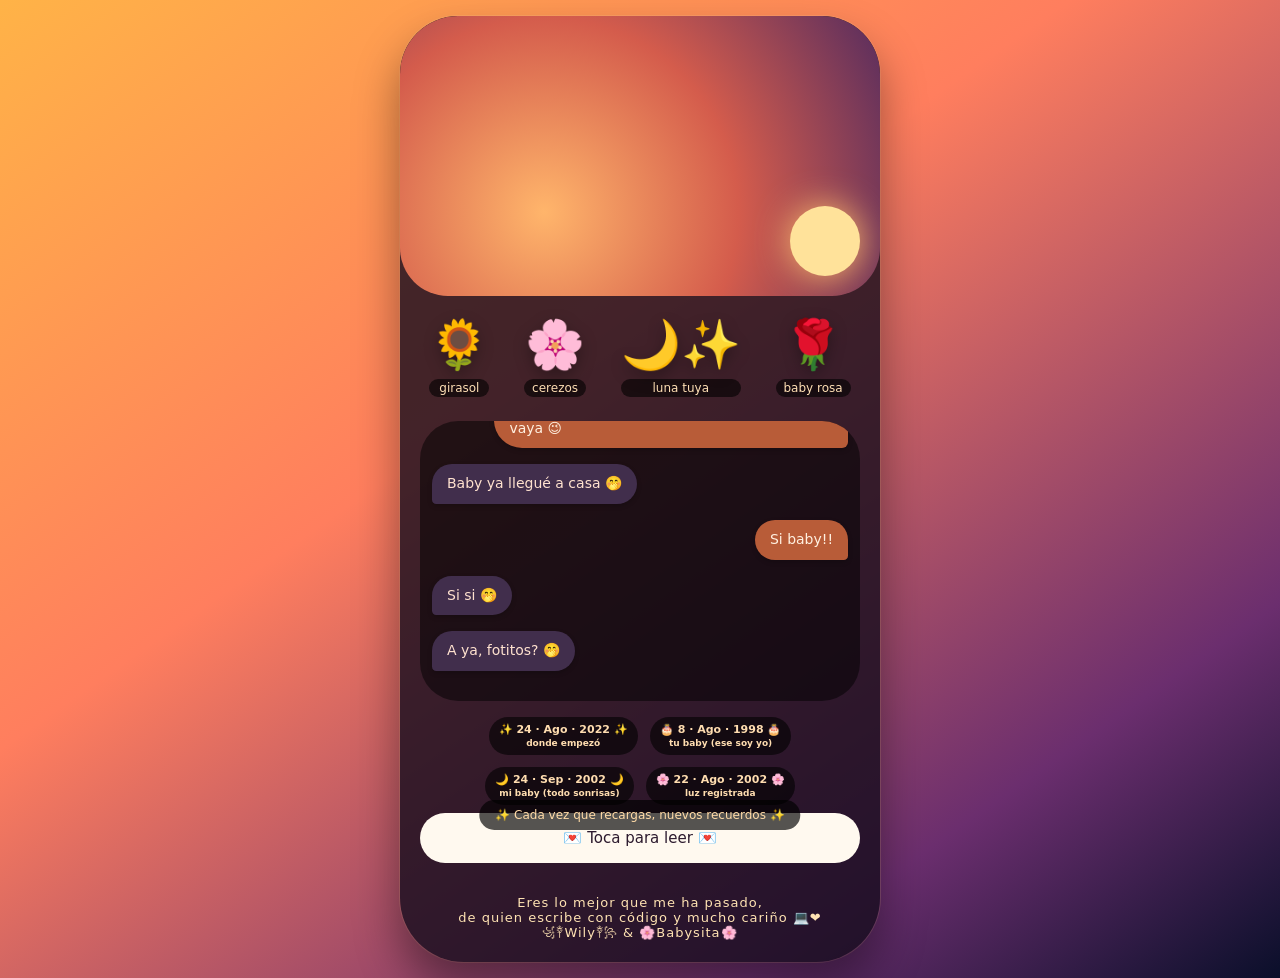
<file: docs/baby.html>
<!DOCTYPE html>
<html lang="es">
<head>
  <meta charset="UTF-8">
  <meta name="viewport" content="width=device-width, initial-scale=1.0, user-scalable=yes, viewport-fit=cover">
  <title>Para mi Baby 🌸</title>
  <style>
    * {
      margin: 0;
      padding: 0;
      box-sizing: border-box;
      user-select: none;
    }

    body {
      min-height: 100vh;
      background: linear-gradient(145deg, #ffb347 0%, #ff7e5e 40%, #6b2e6e 80%, #0a0f2a 100%);
      font-family: 'Segoe UI', 'Quicksand', system-ui, -apple-system, 'Helvetica Neue', sans-serif;
      display: flex;
      justify-content: center;
      align-items: center;
      padding: 16px;
    }

    .regalo {
      max-width: 480px;
      width: 100%;
      background: rgba(20, 12, 28, 0.8);
      border-radius: 58px 58px 64px 64px;
      box-shadow: 0 25px 45px rgba(0, 0, 0, 0.4), 0 0 0 1px rgba(255, 200, 150, 0.2);
      overflow: hidden;
      animation: aparecer 0.8s cubic-bezier(0.2, 0.9, 0.4, 1.1);
    }

    @keyframes aparecer {
      0% { opacity: 0; transform: scale(0.96) translateY(20px); }
      100% { opacity: 1; transform: scale(1) translateY(0); }
    }

    .cielo {
      position: relative;
      height: 280px;
      background: radial-gradient(circle at 30% 70%, #ffb56b, #d45c4c, #562c5e);
      overflow: hidden;
      border-radius: 58px 58px 48px 48px;
      cursor: pointer;
      transition: background 0.5s ease;
    }

    .sol {
      position: absolute;
      bottom: 20px;
      right: 20px;
      width: 70px;
      height: 70px;
      background: #ffe29a;
      border-radius: 50%;
      box-shadow: 0 0 35px #ffbc6e;
      transition: all 0.6s ease;
    }

    .luna {
      position: absolute;
      top: 30px;
      left: 25px;
      width: 52px;
      height: 52px;
      background: #fff5dd;
      border-radius: 50%;
      box-shadow: 0 0 20px #f5e2b0;
      opacity: 0;
      transition: opacity 0.8s ease;
    }

    .luna::after {
      content: "";
      position: absolute;
      background: #d9cba3;
      width: 12px;
      height: 12px;
      border-radius: 50%;
      top: 12px;
      left: 8px;
      opacity: 0.5;
    }

    .estrellas {
      position: absolute;
      inset: 0;
      pointer-events: none;
    }

    .estrella {
      position: absolute;
      background: white;
      width: 2px;
      height: 2px;
      border-radius: 50%;
      opacity: 0;
      transition: opacity 0.4s;
    }

    .cielo.noche .sol {
      opacity: 0;
      transform: scale(0.5);
    }
    .cielo.noche .luna {
      opacity: 1;
    }
    .cielo.noche {
      background: radial-gradient(circle at 30% 40%, #1a1f3a, #0a0a1f);
    }

    .jardin {
      padding: 20px 24px 12px 24px;
      display: flex;
      justify-content: space-around;
      flex-wrap: wrap;
      gap: 24px;
    }

    .flor {
      text-align: center;
      transition: transform 0.2s ease;
      cursor: pointer;
    }

    .flor:active {
      transform: scale(1.15);
    }

    .flor-emoji {
      font-size: 48px;
      filter: drop-shadow(0 6px 8px rgba(0,0,0,0.3));
      transition: all 0.2s;
    }

    .flor span:last-child {
      display: block;
      font-size: 12px;
      color: #ffe0b5;
      background: rgba(0,0,0,0.6);
      border-radius: 60px;
      padding: 2px 8px;
      margin-top: 6px;
    }

    .conversacion {
      background: rgba(0, 0, 0, 0.5);
      margin: 12px 20px;
      border-radius: 38px;
      padding: 14px 12px;
      max-height: 280px;
      overflow-y: auto;
      scrollbar-width: thin;
      -webkit-overflow-scrolling: touch;
    }

    .bubble {
      margin-bottom: 16px;
    }

    .bubble-left {
      display: flex;
      justify-content: flex-start;
    }

    .bubble-right {
      display: flex;
      justify-content: flex-end;
    }

    .msg {
      max-width: 85%;
      padding: 10px 15px;
      border-radius: 28px;
      font-size: 14px;
      line-height: 1.4;
      background: #1e1a2e;
      color: #ffe2cf;
      box-shadow: 0 2px 5px rgba(0,0,0,0.2);
      word-wrap: break-word;
      white-space: normal;
    }

    .bubble-left .msg {
      background: #412e4c;
      border-bottom-left-radius: 6px;
    }

    .bubble-right .msg {
      background: #b85c38;
      color: #fff0e0;
      border-bottom-right-radius: 6px;
    }

    .fecha-corazon {
      display: flex;
      justify-content: center;
      gap: 12px;
      flex-wrap: wrap;
      margin: 16px 20px 8px;
    }

    .fecha {
      background: rgba(0, 0, 0, 0.6);
      padding: 6px 10px;
      border-radius: 60px;
      font-size: 11px;
      font-weight: bold;
      text-align: center;
      color: #ffddb0;
    }

    /* CARTA SIMPLIFICADA - SIN BACKDROP-FILTER */
    .carta {
      margin: 8px 20px 24px;
      background: #fff9ef;
      border-radius: 36px;
      color: #2c1a2e;
      cursor: pointer;
      overflow: hidden;
    }

    .carta-header {
      padding: 16px;
      text-align: center;
      font-weight: 500;
      font-size: 15px;
      background: #fff9ef;
    }

    .carta-contenido {
      max-height: 0;
      padding: 0 16px;
      overflow: hidden;
      font-style: italic;
      font-size: 14px;
      color: #462b47;
      line-height: 1.5;
      text-align: center;
      transition: max-height 0.4s ease-out;
    }

    .carta.abierta .carta-contenido {
      max-height: 300px;
      padding: 0 16px 16px 16px;
    }

    .firma {
      text-align: center;
      padding: 8px 0 22px;
      font-size: 13px;
      color: #ffe3b3;
      letter-spacing: 1px;
    }

    @media (max-width: 480px) {
      .msg {
        font-size: 13px;
      }
      .flor-emoji {
        font-size: 42px;
      }
      .fecha {
        font-size: 10px;
      }
    }
  </style>
</head>
<body>
<div class="regalo">
  <div class="cielo" id="cieloAnimado">
    <div class="sol"></div>
    <div class="luna"></div>
    <div class="estrellas" id="estrellasContainer"></div>
  </div>

  <div class="jardin">
    <div class="flor" data-flor="🌻">
      <div class="flor-emoji">🌻</div>
      <span>girasol</span>
    </div>
    <div class="flor" data-flor="🌸">
      <div class="flor-emoji">🌸</div>
      <span>cerezos</span>
    </div>
    <div class="flor" data-flor="🌙✨">
      <div class="flor-emoji">🌙✨</div>
      <span>luna tuya</span>
    </div>
    <div class="flor" data-flor="🌹">
      <div class="flor-emoji">🌹</div>
      <span>baby rosa</span>
    </div>
  </div>

  <div class="conversacion" id="chatContainer"></div>

  <div class="fecha-corazon">
    <div class="fecha">✨ 24 · Ago · 2022 ✨<br><span style="font-size:9px;">donde empezó</span></div>
    <div class="fecha">🎂 8 · Ago · 1998 🎂<br><span style="font-size:9px;">tu baby (ese soy yo)</span></div>
    <div class="fecha">🌙 24 · Sep · 2002 🌙<br><span style="font-size:9px;">mi baby (todo sonrisas)</span></div>
    <div class="fecha">🌸 22 · Ago · 2002 🌸<br><span style="font-size:9px;">luz registrada</span></div>
  </div>

  <div class="carta" id="cartaSecreta">
    <div class="carta-header">💌 Toca para leer 💌</div>
    <div class="carta-contenido">
      ❝ Y aunque las nubes quieran tapar la luna,<br>
      yo te encuentro en cada atardecer,<br>
      porque contigo aprendí que el tiempo no importa,<br>
      solo importa el "buenos días baby" al amanecer. ❞<br><br>
      🎵 (con el alma de Cancerbero, pero el cariño de Wily & Babysita) 🎵<br><br>
      <span style="font-size:12px;">〝Siempre vuelvo a tus mensajes,<br>
      como las flores vuelven a brotar.〞</span>
    </div>
  </div>
  
  <div class="firma">
    Eres lo mejor que me ha pasado,<br>
    de quien escribe con código y mucho cariño 💻❤️<br>
    <span>꧁༒Wily༒꧂ & 🌸Babysita🌸</span>
  </div>
</div>

<script>
  const mensajesReales = [
    { lado: "left", texto: "Nos vemos baby cuídate mucho que te vaya bien 🥰" },
    { lado: "right", texto: "Hay baby!! Ya llegue!! ☺️" },
    { lado: "left", texto: "Yessss" },
    { lado: "left", texto: "Bienvenido baby ☺️" },
    { lado: "right", texto: "Michas gracias Baby! 🤭" },
    { lado: "left", texto: "De nada ☺️" },
    { lado: "right", texto: "Buenas noches baby girl!! 🥰 Duerme bien!! dulces sueñitos!! 🤭 y tambien con los angelitos 😇🥰" },
    { lado: "left", texto: "Muchas gracias baby 🥰 igualmente cuídate mucho nos vemos en la mañana baby ☺️😇" },
    { lado: "left", texto: "Buenos dias Baby me voy a hacer el almuerzo vuelvo en un ratito, ve a desayunar" },
    { lado: "left", texto: "Baby ya despertaste?" },
    { lado: "right", texto: "Si baby!!" },
    { lado: "right", texto: "Baby!! estoy de salida.. Mas lueguito vuelvo!!" },
    { lado: "left", texto: "Okay, nos vemos cuídate mucho baby!!" },
    { lado: "right", texto: "Ya volví baby!!" },
    { lado: "left", texto: "Chaooo baby descansa dulces sueños baby 🥰" },
    { lado: "right", texto: "Muchas gracias baby!! 🥰" },
    { lado: "left", texto: "Baby ya llegué a casa 🤭" },
    { lado: "right", texto: "Bienvenida baby!!! 🥰" },
    { lado: "left", texto: "Baby!!! Buenas noches!! 🥰" },
    { lado: "right", texto: "Baby! Buenas noches!" },
    { lado: "left", texto: "Baby buenas tardes!!! Que tal tu dia?" },
    { lado: "right", texto: "Hola baby! Hoy sali!" },
    { lado: "left", texto: "A ya y que tal te fue? Me alegro ☺️" },
    { lado: "right", texto: "Segura? 🥹" },
    { lado: "left", texto: "Si, se cortó la llamada pero como estabas mimiendo ya no te llame" },
    { lado: "right", texto: "🤭 no problem!" },
    { lado: "left", texto: "A ya, fotitos? 🤭" },
    { lado: "right", texto: "La próxima voy a ir tomando fotos por donde vaya 😉" },
    { lado: "left", texto: "Si si 🤭" }
  ];

  function obtenerMensajesAleatorios(arr, max = 12) {
    const shuffled = [...arr];
    for (let i = shuffled.length - 1; i > 0; i--) {
      const j = Math.floor(Math.random() * (i + 1));
      [shuffled[i], shuffled[j]] = [shuffled[j], shuffled[i]];
    }
    return shuffled.slice(0, max);
  }

  function cargarChat() {
    const container = document.getElementById("chatContainer");
    if (!container) return;
    
    const cantidad = Math.floor(Math.random() * 8) + 10;
    const seleccion = obtenerMensajesAleatorios(mensajesReales, cantidad);
    
    container.innerHTML = "";
    seleccion.forEach(msg => {
      const bubbleDiv = document.createElement("div");
      bubbleDiv.className = `bubble ${msg.lado === "left" ? "bubble-left" : "bubble-right"}`;
      const msgDiv = document.createElement("div");
      msgDiv.className = "msg";
      msgDiv.textContent = msg.texto;
      bubbleDiv.appendChild(msgDiv);
      container.appendChild(bubbleDiv);
    });
    container.scrollTop = container.scrollHeight;
  }

  const cielo = document.getElementById("cieloAnimado");
  const estrellasContainer = document.getElementById("estrellasContainer");
  let modoNoche = false;

  function crearEstrellas() {
    estrellasContainer.innerHTML = "";
    for (let i = 0; i < 70; i++) {
      const star = document.createElement("div");
      star.classList.add("estrella");
      const x = Math.random() * 100;
      const y = Math.random() * 100;
      star.style.left = `${x}%`;
      star.style.top = `${y}%`;
      star.style.width = `${Math.random() * 2.5 + 1}px`;
      star.style.height = star.style.width;
      star.style.opacity = "0";
      estrellasContainer.appendChild(star);
    }
  }

  function activarEstrellas(visible) {
    const stars = document.querySelectorAll(".estrella");
    stars.forEach((star, idx) => {
      setTimeout(() => {
        star.style.opacity = visible ? (Math.random() * 0.8 + 0.3) : "0";
      }, idx * 6);
    });
  }

  cielo.addEventListener("click", () => {
    modoNoche = !modoNoche;
    if (modoNoche) {
      cielo.classList.add("noche");
      activarEstrellas(true);
    } else {
      cielo.classList.remove("noche");
      activarEstrellas(false);
    }
  });

  const flores = document.querySelectorAll(".flor");
  flores.forEach(flor => {
    flor.addEventListener("click", (e) => {
      e.stopPropagation();
      const tipoFlor = flor.getAttribute("data-flor") || "🌸";
      const toast = document.createElement("div");
      toast.textContent = `💖 ${tipoFlor} para ti, babysita 💖`;
      toast.style.position = "fixed";
      toast.style.bottom = "20px";
      toast.style.left = "50%";
      toast.style.transform = "translateX(-50%)";
      toast.style.backgroundColor = "#ffdfbf";
      toast.style.color = "#481e3c";
      toast.style.padding = "8px 18px";
      toast.style.borderRadius = "60px";
      toast.style.fontSize = "14px";
      toast.style.fontWeight = "bold";
      toast.style.zIndex = "999";
      toast.style.boxShadow = "0 6px 14px black";
      document.body.appendChild(toast);
      setTimeout(() => { toast.remove(); }, 1800);
      
      const emojiSpan = flor.querySelector(".flor-emoji");
      if (emojiSpan) {
        emojiSpan.style.transform = "scale(1.3)";
        setTimeout(() => { emojiSpan.style.transform = "scale(1)"; }, 200);
      }
    });
  });

  const cartaDiv = document.getElementById("cartaSecreta");
  cartaDiv.addEventListener("click", (e) => {
    e.stopPropagation();
    cartaDiv.classList.toggle("abierta");
  });

  crearEstrellas();

  window.addEventListener("load", () => {
    cargarChat();
    
    setTimeout(() => {
      const saludoInicial = document.createElement("div");
      saludoInicial.textContent = "✨ Cada vez que recargas, nuevos recuerdos ✨";
      saludoInicial.style.position = "fixed";
      saludoInicial.style.bottom = "70px";
      saludoInicial.style.left = "50%";
      saludoInicial.style.transform = "translateX(-50%)";
      saludoInicial.style.backgroundColor = "#000000aa";
      saludoInicial.style.color = "#ffdaa6";
      saludoInicial.style.padding = "8px 16px";
      saludoInicial.style.borderRadius = "40px";
      saludoInicial.style.fontSize = "12px";
      saludoInicial.style.zIndex = "1000";
      saludoInicial.style.textAlign = "center";
      document.body.appendChild(saludoInicial);
      setTimeout(() => saludoInicial.remove(), 4000);
    }, 600);
  });
</script>
</body>
</html>
</file>
<file: cumpleanios/style.css>
/* ============================================
   TOKENS
   ============================================ */
:root{
  --cuero-oscuro:#3b2417;
  --cuero-medio:#5c3a22;
  --cuero-claro:#7a4d2a;
  --oro:#c9a24b;
  --oro-suave:#e4c878;
  --vino:#7c2d3b;
  --marfil:#fbf6ec;
  --marfil-sombra:#ecdfc4;
  --carbon:#2b2119;
  --noche:#120d0a;

  --display: 'Playfair Display', serif;
  --cuerpo: 'Cormorant Garamond', serif;
  --firma: 'Dancing Script', cursive;
}

*{ box-sizing:border-box; }

html,body{
  margin:0;
  min-height:100%;
  background:var(--noche);
  color:var(--marfil);
  font-family:var(--cuerpo);
  overflow-x:hidden;
}

/* ============================================
   ESCENARIO
   ============================================ */
.escenario{
  position:relative;
  min-height:100vh;
  display:flex;
  flex-direction:column;
  align-items:center;
  justify-content:flex-start;
  padding:6vh 16px 8vh;
  background:
    radial-gradient(ellipse 70% 55% at 50% 8%, rgba(228,200,120,0.10), transparent 60%),
    radial-gradient(ellipse 120% 80% at 50% 100%, #241a12 0%, var(--noche) 60%);
}

.luz-ambiental{
  position:absolute;
  top:-10%;
  left:50%;
  transform:translateX(-50%);
  width:900px;
  max-width:140vw;
  height:500px;
  background:radial-gradient(ellipse at center, rgba(228,200,120,0.16), transparent 70%);
  pointer-events:none;
  filter:blur(10px);
}

.encabezado{
  position:relative;
  text-align:center;
  margin-bottom:4vh;
}
.eyebrow{
  margin:0 0 6px;
  font-family:var(--cuerpo);
  font-style:italic;
  letter-spacing:0.14em;
  text-transform:uppercase;
  font-size:0.75rem;
  color:var(--oro-suave);
  opacity:0.85;
}
.encabezado h1{
  margin:0;
  font-family:var(--display);
  font-weight:600;
  font-size:clamp(2rem, 5vw, 3.2rem);
  color:var(--marfil);
  text-shadow:0 2px 18px rgba(0,0,0,0.5);
}

/* ============================================
   LIBRO 3D
   ============================================ */
   /* Transición suave para ocultar el libro */
.perspectiva {
  transition: opacity 0.5s ease;
}

.controles,
.marcador {
  transition: opacity 0.5s ease;
}

.perspectiva{
  perspective:2200px;
  position:relative;
}

.libro-tilt{
  transform-style:preserve-3d;
  transition:transform 0.25s ease-out;
  transform:
    rotateX(calc(var(--tilt-y, 0) * -1deg))
    rotateY(calc(var(--tilt-x, 0) * 1deg));
}

.libro{
  position:relative;
  width:300px;
  height:420px;
  transform-style:preserve-3d;
  margin-left:14px; /* deja ver el lomo */
}

/* Lomo de cuero detrás del libro */
.libro::before{
  content:"";
  position:absolute;
  left:-14px;
  top:6px;
  width:16px;
  height:calc(100% - 12px);
  background:linear-gradient(180deg, var(--cuero-claro), var(--cuero-oscuro));
  border-radius:4px 0 0 4px;
  box-shadow:inset -3px 0 6px rgba(0,0,0,0.5);
  z-index:7;
}

/* sombra de piso, se desplaza en sentido contrario a la inclinación */
.libro::after{
  content:"";
  position:absolute;
  bottom:-34px;
  left:8%;
  width:84%;
  height:34px;
  background:radial-gradient(ellipse at center, rgba(0,0,0,0.55), transparent 72%);
  transform:translateX(calc(var(--tilt-x, 0) * -3px));
  z-index:0;
}

.tapa-fija{
  position:absolute;
  inset:0;
  border-radius:2px 10px 10px 2px;
}
.tapa-trasera{
  z-index:1;
  background:
    repeating-linear-gradient(115deg, rgba(0,0,0,0.06) 0 2px, transparent 2px 6px),
    linear-gradient(135deg, var(--cuero-claro), var(--cuero-oscuro) 70%);
  box-shadow:0 18px 40px rgba(0,0,0,0.55);
}

.hoja{
  position:absolute;
  inset:0;
  transform-style:preserve-3d;
  transform-origin:left center;
  transition:transform 1.15s cubic-bezier(0.45,0.05,0.15,1);
  cursor:pointer;
}
.hoja.volteada{ transform:rotateY(-180deg); }

.cara{
  position:absolute;
  inset:0;
  backface-visibility:hidden;
  border-radius:2px 10px 10px 2px;
  overflow:hidden;
}
.cara-dorso{ transform:rotateY(180deg); }

/* Cara tipo cuero (portada) */
.portada{
  background:
    repeating-linear-gradient(115deg, rgba(0,0,0,0.07) 0 2px, transparent 2px 6px),
    linear-gradient(135deg, var(--cuero-claro), var(--cuero-oscuro) 75%);
  box-shadow:0 18px 45px rgba(0,0,0,0.6), inset 0 0 0 8px rgba(201,162,75,0.18);
  display:flex;
  align-items:center;
  justify-content:center;
}
.marco-portada{
  text-align:center;
  padding:18px 22px;
  border:1px solid rgba(228,200,120,0.55);
  border-radius:6px;
}
.titulo-portada{
  margin:10px 0 4px;
  font-family:var(--display);
  color:var(--oro-suave);
  font-size:1.9rem;
  line-height:1.15;
  text-shadow:0 2px 8px rgba(0,0,0,0.4);
}
.subtitulo-portada{
  margin:0;
  font-family:var(--firma);
  font-size:1.3rem;
  color:var(--marfil);
}
.adorno{ color:var(--oro-suave); font-size:1.1rem; }

/* Cara tipo hoja marfil */
.pagina, .pagina-final{
  background:linear-gradient(135deg, var(--marfil), var(--marfil-sombra));
  box-shadow:0 14px 30px rgba(0,0,0,0.35);
  color:var(--carbon);
}
.contenido-pagina, .contenido-final{
  height:100%;
  display:flex;
  flex-direction:column;
  align-items:center;
  justify-content:center;
  padding:22px;
  text-align:center;
  position:relative;
}
.foto-marco{
  width:80%;
  aspect-ratio:4/3;
  padding:6px;
  background:#fff;
  box-shadow:0 6px 16px rgba(0,0,0,0.25);
  transform:rotate(-1.2deg);
  margin-bottom:16px;
  position:relative;
  overflow:hidden;
}
/* destello que recorre la foto periódicamente */
.foto-marco::after{
  content:"";
  position:absolute;
  inset:0;
  background:linear-gradient(115deg, transparent 40%, rgba(255,255,255,0.75) 50%, transparent 60%);
  transform:translateX(-120%);
  animation:destello-foto 6s ease-in-out infinite;
  animation-delay:1.2s;
  pointer-events:none;
}
@keyframes destello-foto{
  0%, 82%{ transform:translateX(-120%); }
  92%{ transform:translateX(120%); }
  100%{ transform:translateX(120%); }
}
.foto-placeholder{
  width:100%;
  height:100%;
  display:flex;
  align-items:center;
  justify-content:center;
  background:repeating-linear-gradient(45deg, #e7ddc4, #e7ddc4 10px, #ddd0ae 10px, #ddd0ae 20px);
  color:#8a7350;
  font-family:var(--cuerpo);
  font-style:italic;
}
.texto-pagina{
  margin:0;
  font-size:1.15rem;
  font-style:italic;
  line-height:1.5;
}
.numero-pagina{
  position:absolute;
  bottom:10px;
  right:16px;
  font-size:0.85rem;
  color:#9c8a63;
}

.pagina-final .contenido-final h2{
  font-family:var(--display);
  color:var(--vino);
  font-size:1.7rem;
  margin:8px 0 10px;
}
.pagina-final p{
  font-size:1.1rem;
  line-height:1.5;
  margin:0 0 14px;
}
.firma{
  font-family:var(--firma);
  font-size:1.4rem;
  color:var(--vino);
}

/* ============================================
   CONTROLES
   ============================================ */
.controles{
  display:flex;
  align-items:center;
  gap:22px;
  margin-top:52px;
}
.btn-control{
  width:44px;
  height:44px;
  border-radius:50%;
  border:1px solid rgba(228,200,120,0.5);
  background:rgba(255,255,255,0.04);
  color:var(--oro-suave);
  font-size:1.1rem;
  cursor:pointer;
  transition:background 0.2s, transform 0.2s;
}
.btn-control:hover{ background:rgba(228,200,120,0.16); transform:translateY(-2px); }
.btn-control:disabled{ opacity:0.3; cursor:default; transform:none; }

.indicador{
  font-family:var(--cuerpo);
  font-style:italic;
  font-size:0.95rem;
  color:var(--marfil);
  min-width:150px;
  text-align:center;
}

.pista{
  margin-top:14px;
  font-size:0.8rem;
  color:rgba(251,246,236,0.5);
  font-style:italic;
}

/* Luz que sigue al cursor sobre el libro */
.brillo-libro{
  position:absolute;
  inset:0;
  pointer-events:none;
  z-index:8;
  opacity:0;
  transition:opacity 0.35s ease;
  background:radial-gradient(
    circle 160px at var(--luz-x, 50%) var(--luz-y, 30%),
    rgba(255,244,214,0.35),
    transparent 70%
  );
  mix-blend-mode:soft-light;
}
.brillo-libro.activa{ opacity:1; }

/* Cursor parpadeante del texto que se escribe solo */
.cursor-escritura{
  display:inline-block;
  width:2px;
  margin-left:2px;
  background:currentColor;
  animation:parpadeo-cursor 0.85s steps(1) infinite;
}
@keyframes parpadeo-cursor{
  0%,49%{ opacity:1; }
  50%,100%{ opacity:0; }
}

/* ============================================
   MÚSICA
   ============================================ */
.btn-musica{
  position:fixed;
  top:20px;
  right:20px;
  z-index:50;
  width:48px;
  height:48px;
  border-radius:50%;
  border:1px solid rgba(228,200,120,0.5);
  background:rgba(18,13,10,0.55);
  backdrop-filter:blur(4px);
  color:var(--oro-suave);
  font-size:1.3rem;
  cursor:pointer;
  display:flex;
  align-items:center;
  justify-content:center;
  transition:background 0.2s, transform 0.2s;
}
.btn-musica:hover{ background:rgba(228,200,120,0.18); transform:scale(1.06); }
.btn-musica.sonando .icono-musica{ animation:pulso-nota 1.4s ease-in-out infinite; }

@keyframes pulso-nota{
  0%,100%{ transform:scale(1); }
  50%{ transform:scale(1.22); }
}

/* ============================================
   CAPAS DE EFECTOS (contenedores a pantalla completa)
   ============================================ */
.capa-particulas,
.capa-petalos,
.capa-corazones{
  position:fixed;
  inset:0;
  pointer-events:none;
  z-index:2;
  overflow:hidden;
}
.capa-corazones{ z-index:60; } /* por encima de todo, siguen al cursor */

/* Partículas brillantes ambientales */
.particula{
  position:absolute;
  border-radius:50%;
  background:radial-gradient(circle, #fff6dc 0%, var(--oro-suave) 55%, transparent 75%);
  opacity:0;
  animation:parpadeo-particula linear infinite;
}
@keyframes parpadeo-particula{
  0%{ opacity:0; transform:translateY(0) scale(0.6); }
  10%{ opacity:var(--brillo-max, 0.8); }
  50%{ opacity:calc(var(--brillo-max, 0.8) * 0.5); transform:translateY(-40px) scale(1); }
  90%{ opacity:0.15; }
  100%{ opacity:0; transform:translateY(-90px) scale(0.6); }
}

/* Pétalos y rosas cayendo */
.petalo{
  position:absolute;
  top:-40px;
  will-change:transform;
  animation-name:caida-petalo;
  animation-timing-function:linear;
  animation-iteration-count:infinite;
  filter:drop-shadow(0 2px 3px rgba(0,0,0,0.25));
}
@keyframes caida-petalo{
  0%{ transform:translate(0,0) rotate(0deg); }
  100%{ transform:translate(var(--deriva, 40px), 108vh) rotate(var(--giro, 360deg)); }
}

/* Corazones que siguen al cursor */
.corazon-cursor{
  position:absolute;
  color:var(--vino);
  font-size:1.1rem;
  opacity:0.9;
  animation:flotar-corazon 1.4s ease-out forwards;
}
@keyframes flotar-corazon{
  0%{ transform:translate(-50%,-50%) scale(0.7); opacity:0.9; }
  100%{ transform:translate(-50%, -90px) scale(1.1); opacity:0; }
}

/* ============================================
   CONTADOR DE TIEMPO JUNTOS
   ============================================ */
.contador{
  margin:10px 0 0;
  font-size:0.9rem;
  font-style:italic;
  color:var(--oro-suave);
  opacity:0.9;
}
#contador-valores{
  font-variant-numeric:tabular-nums;
  color:var(--marfil);
  font-style:normal;
}

/* ============================================
   MARCADOR DEL LIBRO (cinta de pestañas)
   ============================================ */
.marcador{
  position:absolute;
  top:14px;
  right:-2px;
  display:flex;
  flex-direction:column;
  gap:6px;
  z-index:70;
}
.pestana{
  width:34px;
  padding:8px 0;
  border:none;
  border-radius:3px 0 0 3px;
  background:linear-gradient(160deg, var(--vino), #591f29);
  color:var(--marfil);
  font-family:var(--cuerpo);
  font-size:0.75rem;
  cursor:pointer;
  box-shadow:-3px 3px 8px rgba(0,0,0,0.4);
  transform:translateX(8px);
  transition:transform 0.2s, background 0.2s;
}
.pestana:hover{ transform:translateX(0); }
.pestana.activa{
  background:linear-gradient(160deg, var(--oro-suave), var(--oro));
  color:var(--carbon);
  transform:translateX(-4px);
}

/* ============================================
   FOTOS VOLTEABLES (recuerdos interactivos)
   ============================================ */
.foto-flip{
  width:80%;
  aspect-ratio:4/3;
  margin-bottom:16px;
  perspective:900px;
  cursor:pointer;
}
.foto-flip-interior{
  position:relative;
  width:100%;
  height:100%;
  transform-style:preserve-3d;
  transition:transform 0.9s cubic-bezier(0.45,0.05,0.15,1);
}
.foto-flip.volteada .foto-flip-interior{ transform:rotateY(180deg); }

.foto-cara{
  position:absolute;
  inset:0;
  backface-visibility:hidden;
}
.foto-flip .foto-marco{
  width:100%;
  margin-bottom:0;
}
.foto-nota{
  transform:rotateY(180deg);
  background:linear-gradient(135deg, var(--marfil), var(--marfil-sombra));
  box-shadow:0 6px 16px rgba(0,0,0,0.25);
  display:flex;
  align-items:center;
  justify-content:center;
  padding:12px;
}
.foto-nota p{
  margin:0;
  font-family:var(--firma);
  font-size:1.15rem;
  line-height:1.3;
  color:var(--vino);
  text-align:center;
}

/* ============================================
   CARTAS OCULTAS
   ============================================ */
.sobre-carta{
  position:absolute;
  bottom:10px;
  left:16px;
  width:30px;
  height:30px;
  border:none;
  border-radius:50%;
  background:rgba(124,45,59,0.12);
  color:var(--vino);
  font-size:1rem;
  cursor:pointer;
  transition:transform 0.2s, background 0.2s;
}
.sobre-carta:hover{ background:rgba(124,45,59,0.22); transform:scale(1.1) rotate(-6deg); }
.sobre-carta-final{ position:static; margin-top:14px; }

/* ============================================
   BOTÓN DE VIDEO
   ============================================ */
.boton-video{
  border:1px solid var(--vino);
  background:transparent;
  color:var(--vino);
  font-family:var(--cuerpo);
  font-style:italic;
  font-size:0.95rem;
  padding:6px 14px;
  border-radius:20px;
  cursor:pointer;
  margin-bottom:10px;
  transition:background 0.2s, color 0.2s;
}
.boton-video:hover{ background:var(--vino); color:var(--marfil); }

/* ============================================
   MODAL (cartas y video)
   ============================================ */
.modal-fondo{
  position:fixed;
  inset:0;
  background:rgba(10,7,5,0.72);
  display:flex;
  align-items:center;
  justify-content:center;
  padding:20px;
  z-index:100;
  opacity:0;
  pointer-events:none;
  transition:opacity 0.25s ease;
}
.modal-fondo.visible{ opacity:1; pointer-events:auto; }

.modal-caja{
  position:relative;
  width:min(440px, 100%);
  max-height:80vh;
  overflow:auto;
  background:linear-gradient(160deg, var(--marfil), var(--marfil-sombra));
  color:var(--carbon);
  border-radius:8px;
  padding:32px 26px;
  box-shadow:0 24px 60px rgba(0,0,0,0.5);
  transform:scale(0.92);
  transition:transform 0.25s ease;
}
.modal-fondo.visible .modal-caja{ transform:scale(1); }

.modal-cerrar{
  position:absolute;
  top:10px;
  right:12px;
  width:30px;
  height:30px;
  border:none;
  border-radius:50%;
  background:rgba(43,33,25,0.08);
  color:var(--carbon);
  cursor:pointer;
  font-size:0.9rem;
}
.modal-cerrar:hover{ background:rgba(43,33,25,0.18); }

.modal-contenido h3{
  font-family:var(--display);
  color:var(--vino);
  margin:0 0 12px;
}
.modal-contenido p{
  font-family:var(--firma);
  font-size:1.3rem;
  line-height:1.5;
  margin:0;
}
.modal-contenido video{
  width:100%;
  border-radius:6px;
  display:block;
}

/* ============================================
   CICLO DÍA / NOCHE AUTOMÁTICO
   ============================================ */
.capa-cielo{
  position:fixed;
  inset:0;
  z-index:-1;
  overflow:hidden;
  pointer-events:none;
  animation:ciclo-cielo 48s linear infinite;
}
@keyframes ciclo-cielo{
  0%,100%{ background:radial-gradient(ellipse 120% 70% at 50% 100%, #241a12 0%, var(--noche) 60%); } /* noche */
  25%{ background:radial-gradient(ellipse 120% 70% at 50% 100%, #3a2a1c 0%, #1c130e 60%); } /* madrugada */
  50%{ background:radial-gradient(ellipse 120% 70% at 50% 20%, #5c3f2e 0%, #2a1c12 70%); } /* atardecer dorado */
  75%{ background:radial-gradient(ellipse 120% 70% at 50% 100%, #2c1f16 0%, #171009 60%); } /* anochecer */
}

.sol-luna{
  position:absolute;
  left:50%;
  width:70px;
  height:70px;
  border-radius:50%;
  transform:translateX(-50%);
  animation:trayecto-astro 48s linear infinite;
  box-shadow:0 0 60px 20px currentColor;
  opacity:0.8;
}
@keyframes trayecto-astro{
  0%,100%{ top:70%; background:#cfd8ea; color:rgba(207,216,234,0.35); opacity:0.55; } /* luna */
  50%{ top:6%; background:var(--oro-suave); color:rgba(228,200,120,0.45); opacity:0.9; } /* sol */
}

.capa-estrellas{
  position:absolute;
  inset:0;
  opacity:0;
  animation:aparecer-estrellas 48s linear infinite;
}
.capa-estrellas .estrella{
  position:absolute;
  width:2px;
  height:2px;
  border-radius:50%;
  background:#fff;
  animation:titilar-estrella 3s ease-in-out infinite;
}
@keyframes aparecer-estrellas{
  0%,15%,85%,100%{ opacity:1; }
  35%,65%{ opacity:0; }
}
@keyframes titilar-estrella{
  0%,100%{ opacity:0.2; }
  50%{ opacity:1; }
}

/* ============================================
   FUEGOS ARTIFICIALES DEL FINAL
   ============================================ */
.canvas-fuegos{
  position:fixed;
  inset:0;
  width:100%;
  height:100%;
  z-index:90;
  pointer-events:none;
  opacity:0;
  transition:opacity 0.6s ease;
}
.canvas-fuegos.activo{ opacity:1; }

/* ============================================
   ESTALLIDO DE CORAZONES DEL FINAL
   ============================================ */
.capa-corazones-final{
  position:fixed;
  inset:0;
  pointer-events:none;
  z-index:61;
  overflow:hidden;
}
.corazon-final{
  position:absolute;
  bottom:-10%;
  color:var(--vino);
  animation-name:ascenso-corazon-final;
  animation-timing-function:ease-out;
  animation-iteration-count:1;
}
@keyframes ascenso-corazon-final{
  0%{ transform:translateY(0) scale(0.6) rotate(0deg); opacity:0; }
  10%{ opacity:0.95; }
  100%{ transform:translateY(-115vh) scale(1.1) rotate(var(--giro-final, 40deg)); opacity:0; }
}

/* ============================================
   RESPONSIVE
   ============================================ */
@media (min-width:640px){
  .libro{ width:380px; height:520px; }
  .titulo-portada{ font-size:2.3rem; }
}

@media (min-width:1024px){
  .libro{ width:440px; height:600px; }
}

@media (max-width:480px){
  .pestana{ width:28px; font-size:0.68rem; padding:6px 0; }
}

@media (prefers-reduced-motion: reduce){
  .hoja{ transition:none; }
  .petalo, .particula, .corazon-cursor{ animation:none !important; display:none; }
  .foto-marco::after{ animation:none; display:none; }
  .libro-tilt{ transition:none; transform:none !important; }
  .brillo-libro{ display:none; }
  .foto-flip-interior{ transition:none; }
  .capa-cielo, .sol-luna, .capa-estrellas, .capa-estrellas .estrella{ animation:none !important; }
  .capa-cielo{ background:radial-gradient(ellipse 120% 70% at 50% 100%, #241a12 0%, var(--noche) 60%); }
  .corazon-final{ animation:none !important; display:none; }
  .canvas-fuegos{ display:none; }
}
</file>
<file: docs/style.css>
/* ============================================
   TOKENS
   ============================================ */
:root{
  --cuero-oscuro:#3b2417;
  --cuero-medio:#5c3a22;
  --cuero-claro:#7a4d2a;
  --oro:#c9a24b;
  --oro-suave:#e4c878;
  --vino:#7c2d3b;
  --marfil:#fbf6ec;
  --marfil-sombra:#ecdfc4;
  --carbon:#2b2119;
  --noche:#120d0a;

  --display: 'Playfair Display', serif;
  --cuerpo: 'Cormorant Garamond', serif;
  --firma: 'Dancing Script', cursive;
}

*{ box-sizing:border-box; }

html,body{
  margin:0;
  min-height:100%;
  background:var(--noche);
  color:var(--marfil);
  font-family:var(--cuerpo);
  overflow-x:hidden;
}

/* ============================================
   ESCENARIO
   ============================================ */
.escenario{
  position:relative;
  min-height:100vh;
  display:flex;
  flex-direction:column;
  align-items:center;
  justify-content:flex-start;
  padding:6vh 16px 8vh;
  background:
    radial-gradient(ellipse 70% 55% at 50% 8%, rgba(228,200,120,0.10), transparent 60%),
    radial-gradient(ellipse 120% 80% at 50% 100%, #241a12 0%, var(--noche) 60%);
}

.luz-ambiental{
  position:absolute;
  top:-10%;
  left:50%;
  transform:translateX(-50%);
  width:900px;
  max-width:140vw;
  height:500px;
  background:radial-gradient(ellipse at center, rgba(228,200,120,0.16), transparent 70%);
  pointer-events:none;
  filter:blur(10px);
}

.encabezado{
  position:relative;
  text-align:center;
  margin-bottom:4vh;
}
.eyebrow{
  margin:0 0 6px;
  font-family:var(--cuerpo);
  font-style:italic;
  letter-spacing:0.14em;
  text-transform:uppercase;
  font-size:0.75rem;
  color:var(--oro-suave);
  opacity:0.85;
}
.encabezado h1{
  margin:0;
  font-family:var(--display);
  font-weight:600;
  font-size:clamp(2rem, 5vw, 3.2rem);
  color:var(--marfil);
  text-shadow:0 2px 18px rgba(0,0,0,0.5);
}

/* ============================================
   LIBRO 3D
   ============================================ */
   /* Transición suave para ocultar el libro */
.perspectiva {
  transition: opacity 0.5s ease;
}

.controles,
.marcador {
  transition: opacity 0.5s ease;
}

.perspectiva{
  perspective:2200px;
  position:relative;
  transition:opacity 0.6s ease, transform 0.6s cubic-bezier(0.45,0.05,0.15,1);
}

/* Solo en dispositivos táctiles: el spread es más ancho que la pantalla,
   así que dejamos que el zoom cinematográfico (controlado por JS) se vea completo */
@media (hover:none){
  .escenario, body{ overflow-x:hidden; }
  .perspectiva{ overflow:visible; }
}

.libro-tilt{
  transform-style:preserve-3d;
  transition:transform 0.25s ease-out;
  transform-origin:center center;
  transform:
    rotateX(calc(var(--tilt-y, 0) * -1deg))
    rotateY(calc(var(--tilt-x, 0) * 1deg));
}

/* En móvil, el JS controla transform/transform-origin directamente (efecto cinematográfico
   de acercamiento/alejamiento entre páginas), así que la transición se vuelve más lenta y suave */
@media (hover:none){
  .libro-tilt{ transition:transform 0.5s cubic-bezier(0.45,0.05,0.15,1); }
}

.libro{
  position:relative;
  width:300px;
  height:420px;
  transform-style:preserve-3d;
  margin-left:14px; /* deja ver el lomo */
  transition:width 0.7s cubic-bezier(0.45,0.05,0.15,1);
}

/* Libro abierto: se duplica el ancho para mostrar el spread de página izquierda y derecha */
.libro.abierto{
  width:600px;
}

/* Lomo de cuero detrás del libro: pegado al borde cuando está cerrado */
.libro::before{
  content:"";
  position:absolute;
  left:-14px;
  top:6px;
  width:16px;
  height:calc(100% - 12px);
  background:linear-gradient(180deg, var(--cuero-claro), var(--cuero-oscuro));
  border-radius:4px 0 0 4px;
  box-shadow:inset -3px 0 6px rgba(0,0,0,0.5);
  z-index:7;
  transition:left 0.7s cubic-bezier(0.45,0.05,0.15,1);
}

/* Lomo centrado en el pliegue cuando el libro está abierto en spread */
.libro.abierto::before{
  left:calc(50% - 8px);
  border-radius:4px;
  box-shadow:inset -3px 0 6px rgba(0,0,0,0.35), inset 3px 0 6px rgba(0,0,0,0.35);
}

/* sombra de piso, se desplaza en sentido contrario a la inclinación */
.libro::after{
  content:"";
  position:absolute;
  bottom:-34px;
  left:8%;
  width:84%;
  height:34px;
  background:radial-gradient(ellipse at center, rgba(0,0,0,0.55), transparent 72%);
  transform:translateX(calc(var(--tilt-x, 0) * -3px));
  z-index:0;
}

.tapa-fija{
  position:absolute;
  inset:0;
  border-radius:2px 10px 10px 2px;
}
.tapa-trasera{
  z-index:1;
  background:
    repeating-linear-gradient(115deg, rgba(0,0,0,0.06) 0 2px, transparent 2px 6px),
    linear-gradient(135deg, var(--cuero-claro), var(--cuero-oscuro) 70%);
  box-shadow:0 18px 40px rgba(0,0,0,0.55);
}

.hoja{
  position:absolute;
  top:0;
  right:0;
  width:100%;
  height:100%;
  transform-style:preserve-3d;
  transform-origin:left center;
  transition:transform 1.15s cubic-bezier(0.45,0.05,0.15,1), width 0.7s cubic-bezier(0.45,0.05,0.15,1);
  cursor:pointer;
}
.hoja.volteada{ transform:rotateY(-180deg); }

/* Con el libro abierto, cada hoja ocupa solo la mitad derecha (página por leer);
   al voltearse gira sobre el pliegue central y queda en la mitad izquierda (ya leída) */
.libro.abierto .hoja{
  width:50%;
}

.cara{
  position:absolute;
  inset:0;
  backface-visibility:hidden;
  border-radius:2px 10px 10px 2px;
  overflow:hidden;
}
.cara-dorso{ transform:rotateY(180deg); }

/* La cara que no está de frente no debe poder recibir clics: en algunos navegadores
   el hit-testing 3D no respeta bien la profundidad y una foto-flip "detrás" (invisible)
   termina interceptando el clic que iba dirigido a la cara visible */
.hoja:not(.volteada) .cara-dorso{ pointer-events:none; }
.hoja.volteada .cara-frente{ pointer-events:none; }

/* Cara tipo cuero (portada) */
.portada{
  background:
    repeating-linear-gradient(115deg, rgba(0,0,0,0.07) 0 2px, transparent 2px 6px),
    linear-gradient(135deg, var(--cuero-claro), var(--cuero-oscuro) 75%);
  box-shadow:0 18px 45px rgba(0,0,0,0.6), inset 0 0 0 8px rgba(201,162,75,0.18);
  display:flex;
  align-items:center;
  justify-content:center;
}
.marco-portada{
  text-align:center;
  padding:18px 22px;
  border:1px solid rgba(228,200,120,0.55);
  border-radius:6px;
}
.titulo-portada{
  margin:10px 0 4px;
  font-family:var(--display);
  color:var(--oro-suave);
  font-size:1.9rem;
  line-height:1.15;
  text-shadow:0 2px 8px rgba(0,0,0,0.4);
}
.subtitulo-portada{
  margin:0;
  font-family:var(--firma);
  font-size:1.3rem;
  color:var(--marfil);
}
.adorno{ color:var(--oro-suave); font-size:1.1rem; }

/* Cara tipo hoja marfil */
.pagina, .pagina-final{
  background:linear-gradient(135deg, var(--marfil), var(--marfil-sombra));
  box-shadow:0 14px 30px rgba(0,0,0,0.35);
  color:var(--carbon);
}
.contenido-pagina, .contenido-final{
  height:100%;
  display:flex;
  flex-direction:column;
  align-items:center;
  justify-content:center;
  padding:22px;
  text-align:center;
  position:relative;
}
.foto-marco{
  width:80%;
  aspect-ratio:4/3;
  padding:6px;
  background:#fff;
  box-shadow:0 6px 16px rgba(0,0,0,0.25);
  transform:rotate(-1.2deg);
  margin-bottom:16px;
  position:relative;
  overflow:hidden;
}
/* destello que recorre la foto periódicamente */
.foto-marco::after{
  content:"";
  position:absolute;
  inset:0;
  background:linear-gradient(115deg, transparent 40%, rgba(255,255,255,0.75) 50%, transparent 60%);
  transform:translateX(-120%);
  animation:destello-foto 6s ease-in-out infinite;
  animation-delay:1.2s;
  pointer-events:none;
}
@keyframes destello-foto{
  0%, 82%{ transform:translateX(-120%); }
  92%{ transform:translateX(120%); }
  100%{ transform:translateX(120%); }
}
.foto-placeholder{
  width:100%;
  height:100%;
  display:flex;
  align-items:center;
  justify-content:center;
  background:repeating-linear-gradient(45deg, #e7ddc4, #e7ddc4 10px, #ddd0ae 10px, #ddd0ae 20px);
  color:#8a7350;
  font-family:var(--cuerpo);
  font-style:italic;
}
.texto-pagina{
  margin:0;
  font-size:1.15rem;
  font-style:italic;
  line-height:1.5;
}
.numero-pagina{
  position:absolute;
  bottom:10px;
  right:16px;
  font-size:0.85rem;
  color:#9c8a63;
}

.pagina-final .contenido-final h2{
  font-family:var(--display);
  color:var(--vino);
  font-size:1.7rem;
  margin:8px 0 10px;
}
.pagina-final p{
  font-size:1.1rem;
  line-height:1.5;
  margin:0 0 14px;
}
.firma{
  font-family:var(--firma);
  font-size:1.4rem;
  color:var(--vino);
}

/* ============================================
   CONTROLES
   ============================================ */
.controles{
  display:flex;
  align-items:center;
  gap:22px;
  margin-top:52px;
}
.btn-control{
  width:44px;
  height:44px;
  border-radius:50%;
  border:1px solid rgba(228,200,120,0.5);
  background:rgba(255,255,255,0.04);
  color:var(--oro-suave);
  font-size:1.1rem;
  cursor:pointer;
  transition:background 0.2s, transform 0.2s;
}
.btn-control:hover{ background:rgba(228,200,120,0.16); transform:translateY(-2px); }
.btn-control:disabled{ opacity:0.3; cursor:default; transform:none; }

.indicador{
  font-family:var(--cuerpo);
  font-style:italic;
  font-size:0.95rem;
  color:var(--marfil);
  min-width:150px;
  text-align:center;
}

.pista{
  margin-top:14px;
  font-size:0.8rem;
  color:rgba(251,246,236,0.5);
  font-style:italic;
}

/* Luz que sigue al cursor sobre el libro */
.brillo-libro{
  position:absolute;
  inset:0;
  pointer-events:none;
  z-index:8;
  opacity:0;
  transition:opacity 0.35s ease;
  background:radial-gradient(
    circle 160px at var(--luz-x, 50%) var(--luz-y, 30%),
    rgba(255,244,214,0.35),
    transparent 70%
  );
  mix-blend-mode:soft-light;
}
.brillo-libro.activa{ opacity:1; }

/* Cursor parpadeante del texto que se escribe solo */
.cursor-escritura{
  display:inline-block;
  width:2px;
  margin-left:2px;
  background:currentColor;
  animation:parpadeo-cursor 0.85s steps(1) infinite;
}
@keyframes parpadeo-cursor{
  0%,49%{ opacity:1; }
  50%,100%{ opacity:0; }
}

/* ============================================
   MÚSICA
   ============================================ */
.btn-musica{
  position:fixed;
  top:20px;
  right:20px;
  z-index:50;
  width:48px;
  height:48px;
  border-radius:50%;
  border:1px solid rgba(228,200,120,0.5);
  background:rgba(18,13,10,0.55);
  backdrop-filter:blur(4px);
  color:var(--oro-suave);
  font-size:1.3rem;
  cursor:pointer;
  display:flex;
  align-items:center;
  justify-content:center;
  transition:background 0.2s, transform 0.2s;
}
.btn-musica:hover{ background:rgba(228,200,120,0.18); transform:scale(1.06); }
.btn-musica.sonando .icono-musica{ animation:pulso-nota 1.4s ease-in-out infinite; }

@keyframes pulso-nota{
  0%,100%{ transform:scale(1); }
  50%{ transform:scale(1.22); }
}

/* ============================================
   CAPAS DE EFECTOS (contenedores a pantalla completa)
   ============================================ */
.capa-particulas,
.capa-petalos,
.capa-corazones{
  position:fixed;
  inset:0;
  pointer-events:none;
  z-index:2;
  overflow:hidden;
}
.capa-corazones{ z-index:60; } /* por encima de todo, siguen al cursor */

/* Partículas brillantes ambientales */
.particula{
  position:absolute;
  border-radius:50%;
  background:radial-gradient(circle, #fff6dc 0%, var(--oro-suave) 55%, transparent 75%);
  opacity:0;
  animation:parpadeo-particula linear infinite;
}
@keyframes parpadeo-particula{
  0%{ opacity:0; transform:translateY(0) scale(0.6); }
  10%{ opacity:var(--brillo-max, 0.8); }
  50%{ opacity:calc(var(--brillo-max, 0.8) * 0.5); transform:translateY(-40px) scale(1); }
  90%{ opacity:0.15; }
  100%{ opacity:0; transform:translateY(-90px) scale(0.6); }
}

/* Pétalos y rosas cayendo */
.petalo{
  position:absolute;
  top:-40px;
  will-change:transform;
  animation-name:caida-petalo;
  animation-timing-function:linear;
  animation-iteration-count:infinite;
  filter:drop-shadow(0 2px 3px rgba(0,0,0,0.25));
}
@keyframes caida-petalo{
  0%{ transform:translate(0,0) rotate(0deg); }
  100%{ transform:translate(var(--deriva, 40px), 108vh) rotate(var(--giro, 360deg)); }
}

/* Corazones que siguen al cursor */
.corazon-cursor{
  position:absolute;
  color:var(--vino);
  font-size:1.1rem;
  opacity:0.9;
  animation:flotar-corazon 1.4s ease-out forwards;
}
@keyframes flotar-corazon{
  0%{ transform:translate(-50%,-50%) scale(0.7); opacity:0.9; }
  100%{ transform:translate(-50%, -90px) scale(1.1); opacity:0; }
}

/* ============================================
   CONTADOR DE TIEMPO JUNTOS
   ============================================ */
.contador{
  margin:10px 0 0;
  font-size:0.9rem;
  font-style:italic;
  color:var(--oro-suave);
  opacity:0.9;
}
#contador-valores{
  font-variant-numeric:tabular-nums;
  color:var(--marfil);
  font-style:normal;
}

/* ============================================
   MARCADOR DEL LIBRO (cinta de pestañas)
   ============================================ */
.marcador{
  position:absolute;
  top:14px;
  right:-2px;
  display:flex;
  flex-direction:column;
  gap:6px;
  z-index:70;
}
.pestana{
  width:34px;
  padding:8px 0;
  border:none;
  border-radius:3px 0 0 3px;
  background:linear-gradient(160deg, var(--vino), #591f29);
  color:var(--marfil);
  font-family:var(--cuerpo);
  font-size:0.75rem;
  cursor:pointer;
  box-shadow:-3px 3px 8px rgba(0,0,0,0.4);
  transform:translateX(8px);
  transition:transform 0.2s, background 0.2s;
}
.pestana:hover{ transform:translateX(0); }
.pestana.activa{
  background:linear-gradient(160deg, var(--oro-suave), var(--oro));
  color:var(--carbon);
  transform:translateX(-4px);
}

/* ============================================
   FOTOS VOLTEABLES (recuerdos interactivos)
   ============================================ */
.foto-flip{
  width:80%;
  aspect-ratio:4/3;
  margin-bottom:16px;
  perspective:900px;
  cursor:pointer;
}
.foto-flip-interior{
  position:relative;
  width:100%;
  height:100%;
  transform-style:preserve-3d;
  transition:transform 0.9s cubic-bezier(0.45,0.05,0.15,1);
}
.foto-flip.volteada .foto-flip-interior{ transform:rotateY(180deg); }

.foto-cara{
  position:absolute;
  inset:0;
  backface-visibility:hidden;
}
.foto-flip .foto-marco{
  width:100%;
  margin-bottom:0;
}
.foto-nota{
  transform:rotateY(180deg);
  background:linear-gradient(135deg, var(--marfil), var(--marfil-sombra));
  box-shadow:0 6px 16px rgba(0,0,0,0.25);
  display:flex;
  align-items:center;
  justify-content:center;
  padding:12px;
}
.foto-nota p{
  margin:0;
  font-family:var(--firma);
  font-size:1.15rem;
  line-height:1.3;
  color:var(--vino);
  text-align:center;
}

/* ============================================
   CARTAS OCULTAS
   ============================================ */
.sobre-carta{
  position:absolute;
  bottom:10px;
  left:16px;
  width:30px;
  height:30px;
  border:none;
  border-radius:50%;
  background:rgba(124,45,59,0.12);
  color:var(--vino);
  font-size:1rem;
  cursor:pointer;
  transition:transform 0.2s, background 0.2s;
}
.sobre-carta:hover{ background:rgba(124,45,59,0.22); transform:scale(1.1) rotate(-6deg); }
.sobre-carta-final{ position:static; margin-top:14px; }

/* ============================================
   BOTÓN DE VIDEO
   ============================================ */
.boton-video{
  border:1px solid var(--vino);
  background:transparent;
  color:var(--vino);
  font-family:var(--cuerpo);
  font-style:italic;
  font-size:0.95rem;
  padding:6px 14px;
  border-radius:20px;
  cursor:pointer;
  margin-bottom:10px;
  transition:background 0.2s, color 0.2s;
}
.boton-video:hover{ background:var(--vino); color:var(--marfil); }

/* ============================================
   MODAL (cartas y video)
   ============================================ */
.modal-fondo{
  position:fixed;
  inset:0;
  background:rgba(10,7,5,0.72);
  display:flex;
  align-items:center;
  justify-content:center;
  padding:20px;
  z-index:100;
  opacity:0;
  pointer-events:none;
  transition:opacity 0.25s ease;
}
.modal-fondo.visible{ opacity:1; pointer-events:auto; }

.modal-caja{
  position:relative;
  width:min(440px, 100%);
  max-height:80vh;
  overflow:auto;
  background:linear-gradient(160deg, var(--marfil), var(--marfil-sombra));
  color:var(--carbon);
  border-radius:8px;
  padding:32px 26px;
  box-shadow:0 24px 60px rgba(0,0,0,0.5);
  transform:scale(0.92);
  transition:transform 0.25s ease;
}
.modal-fondo.visible .modal-caja{ transform:scale(1); }

.modal-cerrar{
  position:absolute;
  top:10px;
  right:12px;
  width:30px;
  height:30px;
  border:none;
  border-radius:50%;
  background:rgba(43,33,25,0.08);
  color:var(--carbon);
  cursor:pointer;
  font-size:0.9rem;
}
.modal-cerrar:hover{ background:rgba(43,33,25,0.18); }

.modal-contenido h3{
  font-family:var(--display);
  color:var(--vino);
  margin:0 0 12px;
}
.modal-contenido p{
  font-family:var(--firma);
  font-size:1.3rem;
  line-height:1.5;
  margin:0;
}
.modal-contenido video{
  width:100%;
  border-radius:6px;
  display:block;
}

/* ============================================
   CICLO DÍA / NOCHE AUTOMÁTICO
   ============================================ */
.capa-cielo{
  position:fixed;
  inset:0;
  z-index:-1;
  overflow:hidden;
  pointer-events:none;
  animation:ciclo-cielo 48s linear infinite;
}
@keyframes ciclo-cielo{
  0%,100%{ background:radial-gradient(ellipse 120% 70% at 50% 100%, #241a12 0%, var(--noche) 60%); } /* noche */
  25%{ background:radial-gradient(ellipse 120% 70% at 50% 100%, #3a2a1c 0%, #1c130e 60%); } /* madrugada */
  50%{ background:radial-gradient(ellipse 120% 70% at 50% 20%, #5c3f2e 0%, #2a1c12 70%); } /* atardecer dorado */
  75%{ background:radial-gradient(ellipse 120% 70% at 50% 100%, #2c1f16 0%, #171009 60%); } /* anochecer */
}

.sol-luna{
  position:absolute;
  left:50%;
  width:70px;
  height:70px;
  border-radius:50%;
  transform:translateX(-50%);
  animation:trayecto-astro 48s linear infinite;
  box-shadow:0 0 60px 20px currentColor;
  opacity:0.8;
}
@keyframes trayecto-astro{
  0%,100%{ top:70%; background:#cfd8ea; color:rgba(207,216,234,0.35); opacity:0.55; } /* luna */
  50%{ top:6%; background:var(--oro-suave); color:rgba(228,200,120,0.45); opacity:0.9; } /* sol */
}

.capa-estrellas{
  position:absolute;
  inset:0;
  opacity:0;
  animation:aparecer-estrellas 48s linear infinite;
}
.capa-estrellas .estrella{
  position:absolute;
  width:2px;
  height:2px;
  border-radius:50%;
  background:#fff;
  animation:titilar-estrella 3s ease-in-out infinite;
}
@keyframes aparecer-estrellas{
  0%,15%,85%,100%{ opacity:1; }
  35%,65%{ opacity:0; }
}
@keyframes titilar-estrella{
  0%,100%{ opacity:0.2; }
  50%{ opacity:1; }
}

/* ============================================
   FUEGOS ARTIFICIALES DEL FINAL
   ============================================ */
.canvas-fuegos{
  position:fixed;
  inset:0;
  width:100%;
  height:100%;
  z-index:90;
  pointer-events:none;
  opacity:0;
  transition:opacity 0.6s ease;
}
.canvas-fuegos.activo{ opacity:1; }

/* ============================================
   ESTALLIDO DE CORAZONES DEL FINAL
   ============================================ */
.capa-corazones-final{
  position:fixed;
  inset:0;
  pointer-events:none;
  z-index:61;
  overflow:hidden;
}
.corazon-final{
  position:absolute;
  bottom:-10%;
  color:var(--vino);
  animation-name:ascenso-corazon-final;
  animation-timing-function:ease-out;
  animation-iteration-count:1;
}
@keyframes ascenso-corazon-final{
  0%{ transform:translateY(0) scale(0.6) rotate(0deg); opacity:0; }
  10%{ opacity:0.95; }
  100%{ transform:translateY(-115vh) scale(1.1) rotate(var(--giro-final, 40deg)); opacity:0; }
}

/* ============================================
   RESPONSIVE
   ============================================ */
@media (min-width:640px){
  .libro{ width:380px; height:520px; }
  .libro.abierto{ width:760px; }
  .titulo-portada{ font-size:2.3rem; }
}

@media (min-width:1024px){
  .libro{ width:440px; height:600px; }
  .libro.abierto{ width:880px; }
}

@media (max-width:480px){
  .pestana{ width:28px; font-size:0.68rem; padding:6px 0; }
}

@media (prefers-reduced-motion: reduce){
  .hoja{ transition:none; }
  .petalo, .particula, .corazon-cursor{ animation:none !important; display:none; }
  .foto-marco::after{ animation:none; display:none; }
  .libro-tilt{ transition:none; transform:none !important; }
  .brillo-libro{ display:none; }
  .foto-flip-interior{ transition:none; }
  .capa-cielo, .sol-luna, .capa-estrellas, .capa-estrellas .estrella{ animation:none !important; }
  .capa-cielo{ background:radial-gradient(ellipse 120% 70% at 50% 100%, #241a12 0%, var(--noche) 60%); }
  .corazon-final{ animation:none !important; display:none; }
  .canvas-fuegos{ display:none; }
}
</file>
